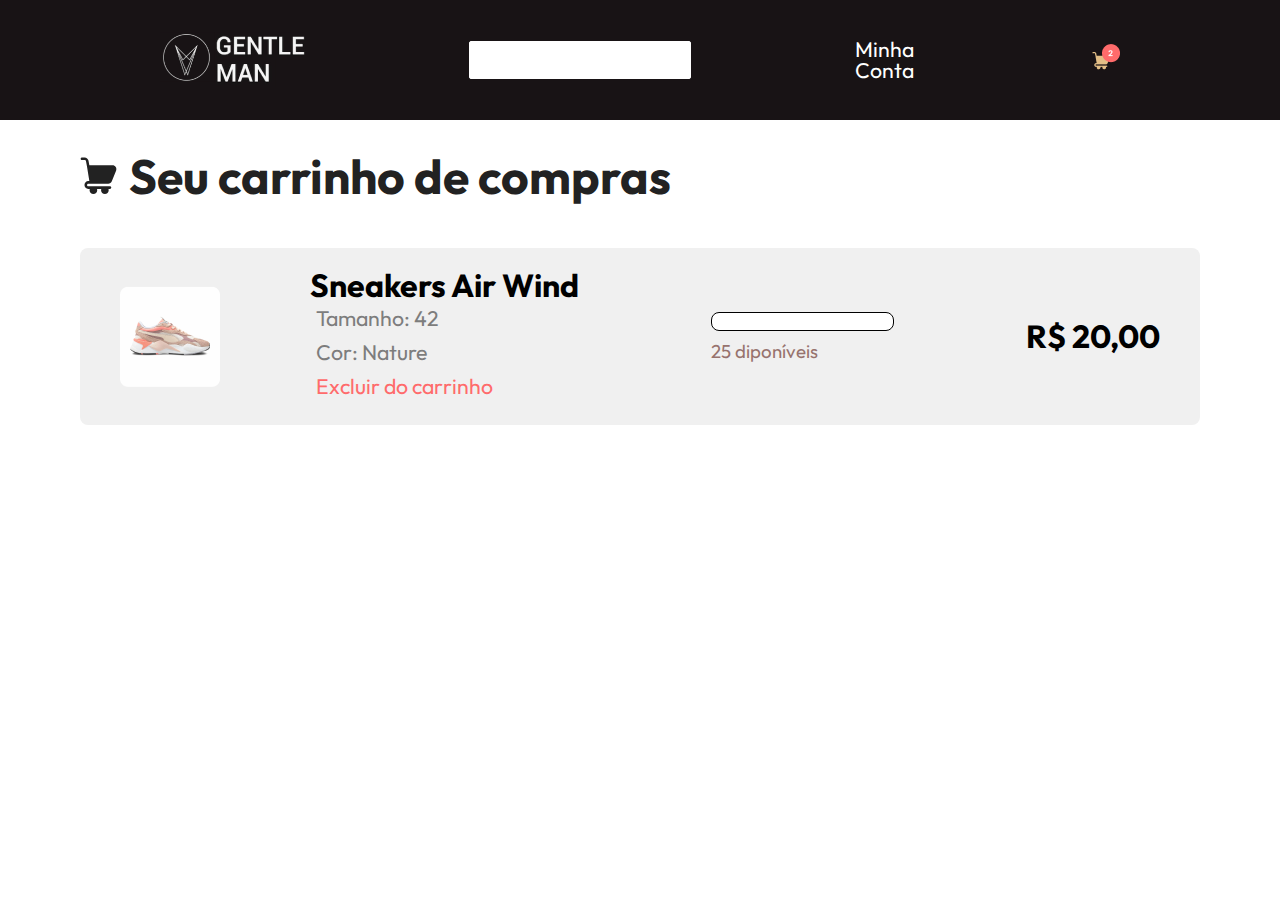
<file: carrinho/index.html>
<!DOCTYPE html>
<html lang="pt-br">
<head>
    <meta charset="UTF-8">
    <meta name="viewport" content="width=device-width, initial-scale=1.0">
    <link rel="stylesheet" href="css/style.css">
    <title>Carrinho de Checkout</title>
</head>
<body>
    
    <nav class="navbar">
        <img src="assets/img/logo.png" alt="Logo de Checkout" class="navbar_logo">
        <input type="text" class="navbar_input">
        <a href="#" class="navbar_link">Minha Conta</a>
        <img src="assets/img/Carrinho.png" alt="Carrinho" class="navbar_carrinho">

    </nav>

    <main>

        <div class="carrinho_descricao">
        <img src="assets/img/cart-main.svg" alt="cart-main">
        <h1>Seu carrinho de compras</h1>

        </div>

        
            <div class="bloco_item">
                <img src="assets/img/Foto do produto.png" alt="">
                <div class="item_descricao">
                    <h2>Sneakers Air Wind</h2>
                    <p>Tamanho: 42</p>
                    <p>Cor: Nature</p>
                    <p class="esclusao">Excluir do carrinho</p>
    
                </div>
                <div class="seletor">
                    <input type="number">
                    <h3>25 diponíveis</h3>
                    
                </div>
                <h2>R$ 20,00</h2>
            </div>
           
        

    </main>

</body>
</html>
</file>
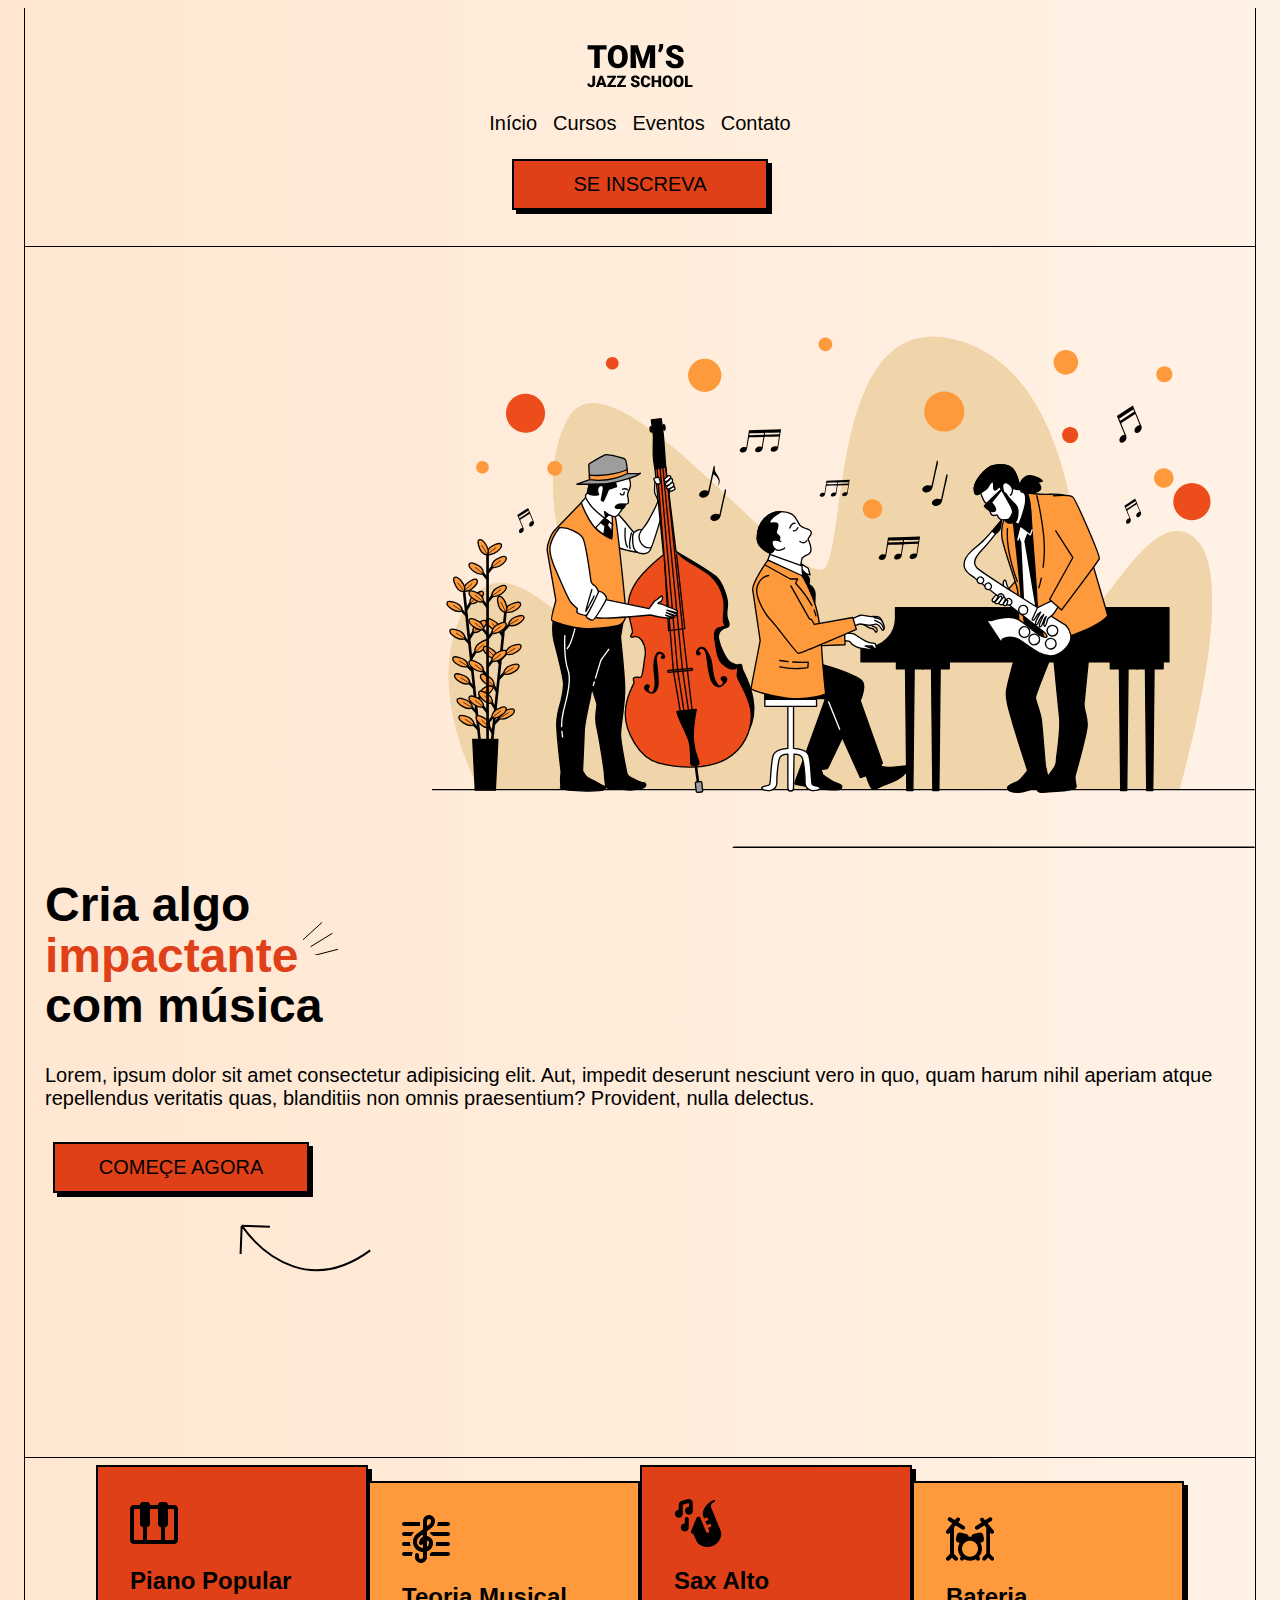
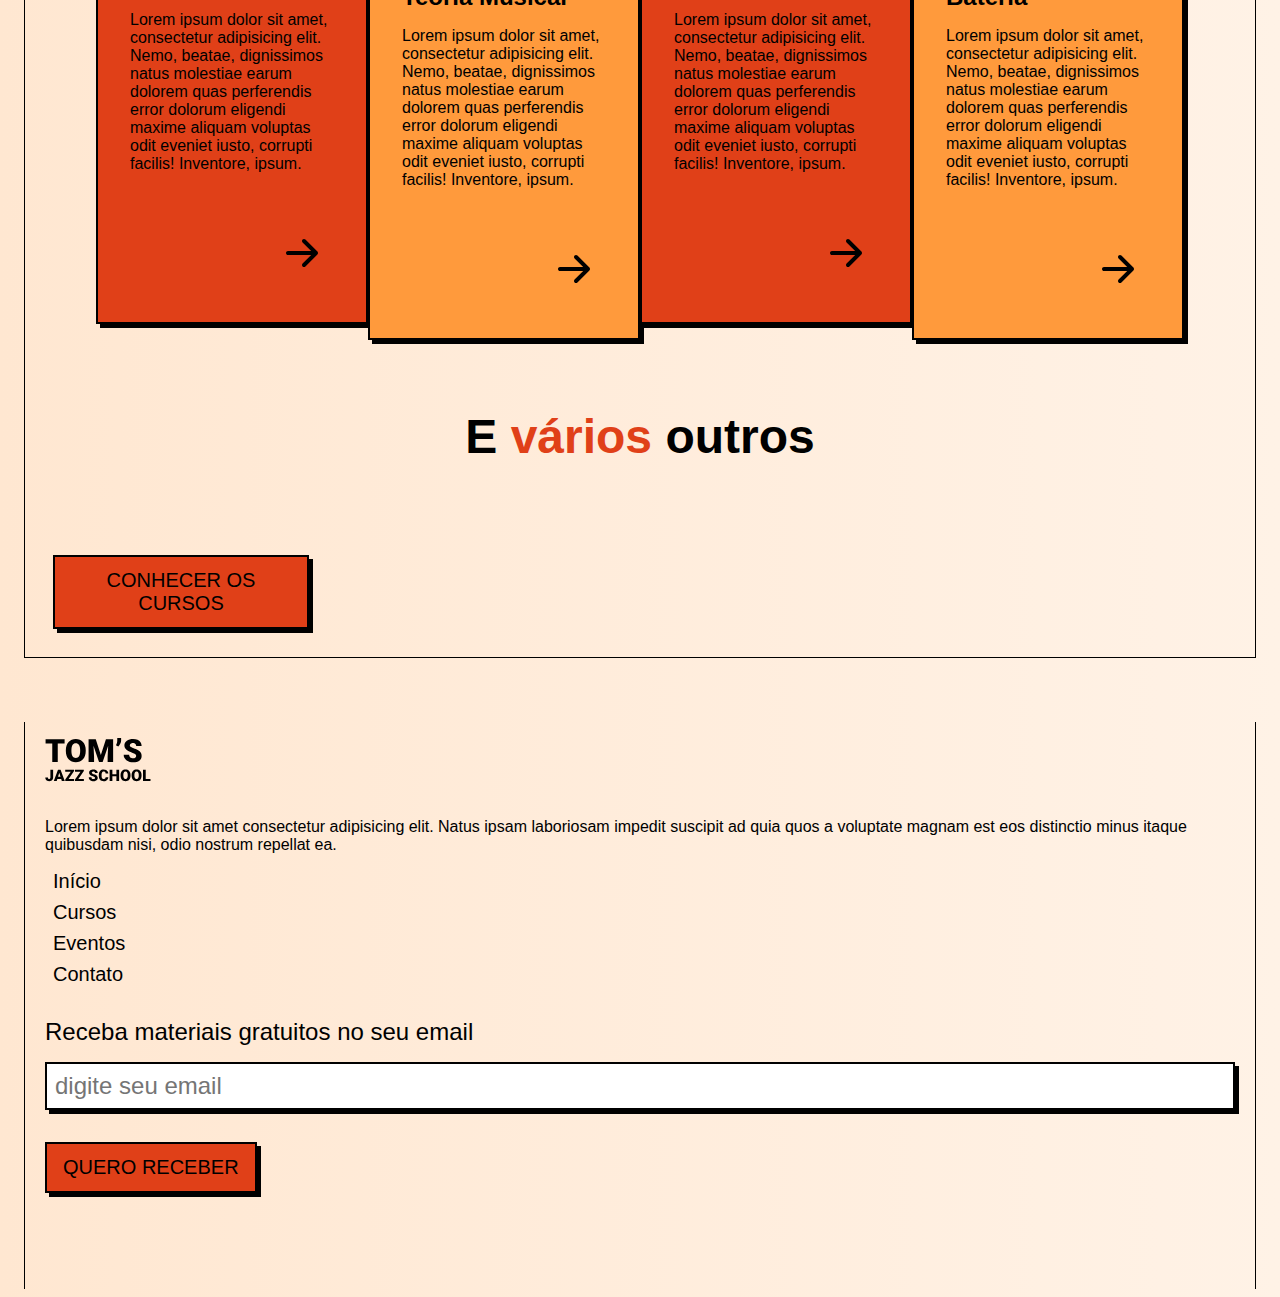
<file: jazz-school/index.html>
<!DOCTYPE html>
<html lang="en">
<head>
    <meta charset="UTF-8">
    <meta name="viewport" content="width=device-width, initial-scale=1.0">
    <link rel="stylesheet" href="styles.css">
    <title>Tom´s Jazz School</title>

    
</head>

<body>
    <header >
        <img src="img/logo.svg" alt="Logo Toms Jazz School">
        <nav class="mt-1 mx-auto">
            <a href="#">Início</a>
            <a href="#">Cursos</a>
            <a href="#">Eventos</a>
            <a href="#">Contato</a>
        </nav>
        <a href="#" class="button mt-1 mx-auto mb-1">Se inscreva</a>
    </header>
    <main>
        <section class="hero-section">
            <img src="img/hero-img.svg" alt="Banda de Jazz Tocando">        
        <div>
            <h1>Cria algo <span class="text-primary decoration">impactante</span> com música</h1>
            <p class="mt-2 mb-2">Lorem, ipsum dolor sit amet consectetur adipisicing elit. Aut, impedit deserunt nesciunt vero in quo, quam harum nihil aperiam atque repellendus veritatis quas, blanditiis non omnis praesentium? Provident, nulla delectus.</p>
            <a href="#" class="button">Começe Agora</a>
        </div>
        </section>
        <section class="courses-section">
            <div class="cards">
                <article class="card">
                    <img src="img/piano.png" alt="ícone de teclas de piano">
                    <strong>Piano Popular</strong>
                    <p>Lorem ipsum dolor sit amet, consectetur adipisicing elit. Nemo, beatae, dignissimos natus molestiae earum dolorem quas perferendis error dolorum eligendi maxime aliquam voluptas odit eveniet iusto, corrupti facilis! Inventore, ipsum.</p>
                    <a href="#">
                        <img src="img/arrow-right.svg" alt="">
                    </a>
                </article>
    
                <article class="card">
                    <img src="img/clef.png" alt="ícone da clave de Sol">
                    <strong>Teoria Musical</strong>
                    <p>Lorem ipsum dolor sit amet, consectetur adipisicing elit. Nemo, beatae, dignissimos natus molestiae earum dolorem quas perferendis error dolorum eligendi maxime aliquam voluptas odit eveniet iusto, corrupti facilis! Inventore, ipsum.</p>
                    <a href="#">
                        <img src="img/arrow-right.svg" alt="">
                    </a>
                </article>
    
                <article class="card">
                    <img src="img/sax.png" alt="ícone do sax">
                    <strong>Sax Alto</strong>
                    <p>Lorem ipsum dolor sit amet, consectetur adipisicing elit. Nemo, beatae, dignissimos natus molestiae earum dolorem quas perferendis error dolorum eligendi maxime aliquam voluptas odit eveniet iusto, corrupti facilis! Inventore, ipsum.</p>
                    <a href="#">
                        <img src="img/arrow-right.svg" alt="">
                    </a>
                </article>
                <article class="card">
                    <img src="img/drums.png" alt="ícone da bateria">
                    <strong>Bateria</strong>
                    <p>Lorem ipsum dolor sit amet, consectetur adipisicing elit. Nemo, beatae, dignissimos natus molestiae earum dolorem quas perferendis error dolorum eligendi maxime aliquam voluptas odit eveniet iusto, corrupti facilis! Inventore, ipsum.</p>
                    <a href="#">
                        <img src="img/arrow-right.svg" alt="">
                    </a>
                </article>
            </div>

            <h2 class="text-center">E <span class="text-primary">vários</span> outros</h2>
            <a href="#" class="button mt-2 mx-button">Conhecer os cursos</a>
        </section>
    </main>

    <footer class="newsletter">
        <div>
            <img src="img/logo.svg" alt="Jazz School Logo" class="mb-1">
            <p>Lorem ipsum dolor sit amet consectetur adipisicing elit. Natus ipsam laboriosam impedit suscipit ad quia quos a voluptate magnam est eos distinctio minus itaque quibusdam nisi, odio nostrum repellat ea.</p>
        </div>
        <div class="mb-2">
            <a href="#">Início</a>
            <a href="#">Cursos</a>
            <a href="#">Eventos</a>
            <a href="#">Contato</a>
        </div>
        <form>
            <label for="email" class="mb-1">Receba materiais gratuitos no seu email</label>
            <input type="email" id="email" class="mb-2" name="email" placeholder="digite seu email">
        </form>
        <button class="button mb-2">Quero Receber</button>
    </footer>
    
</body>
</html>
</file>
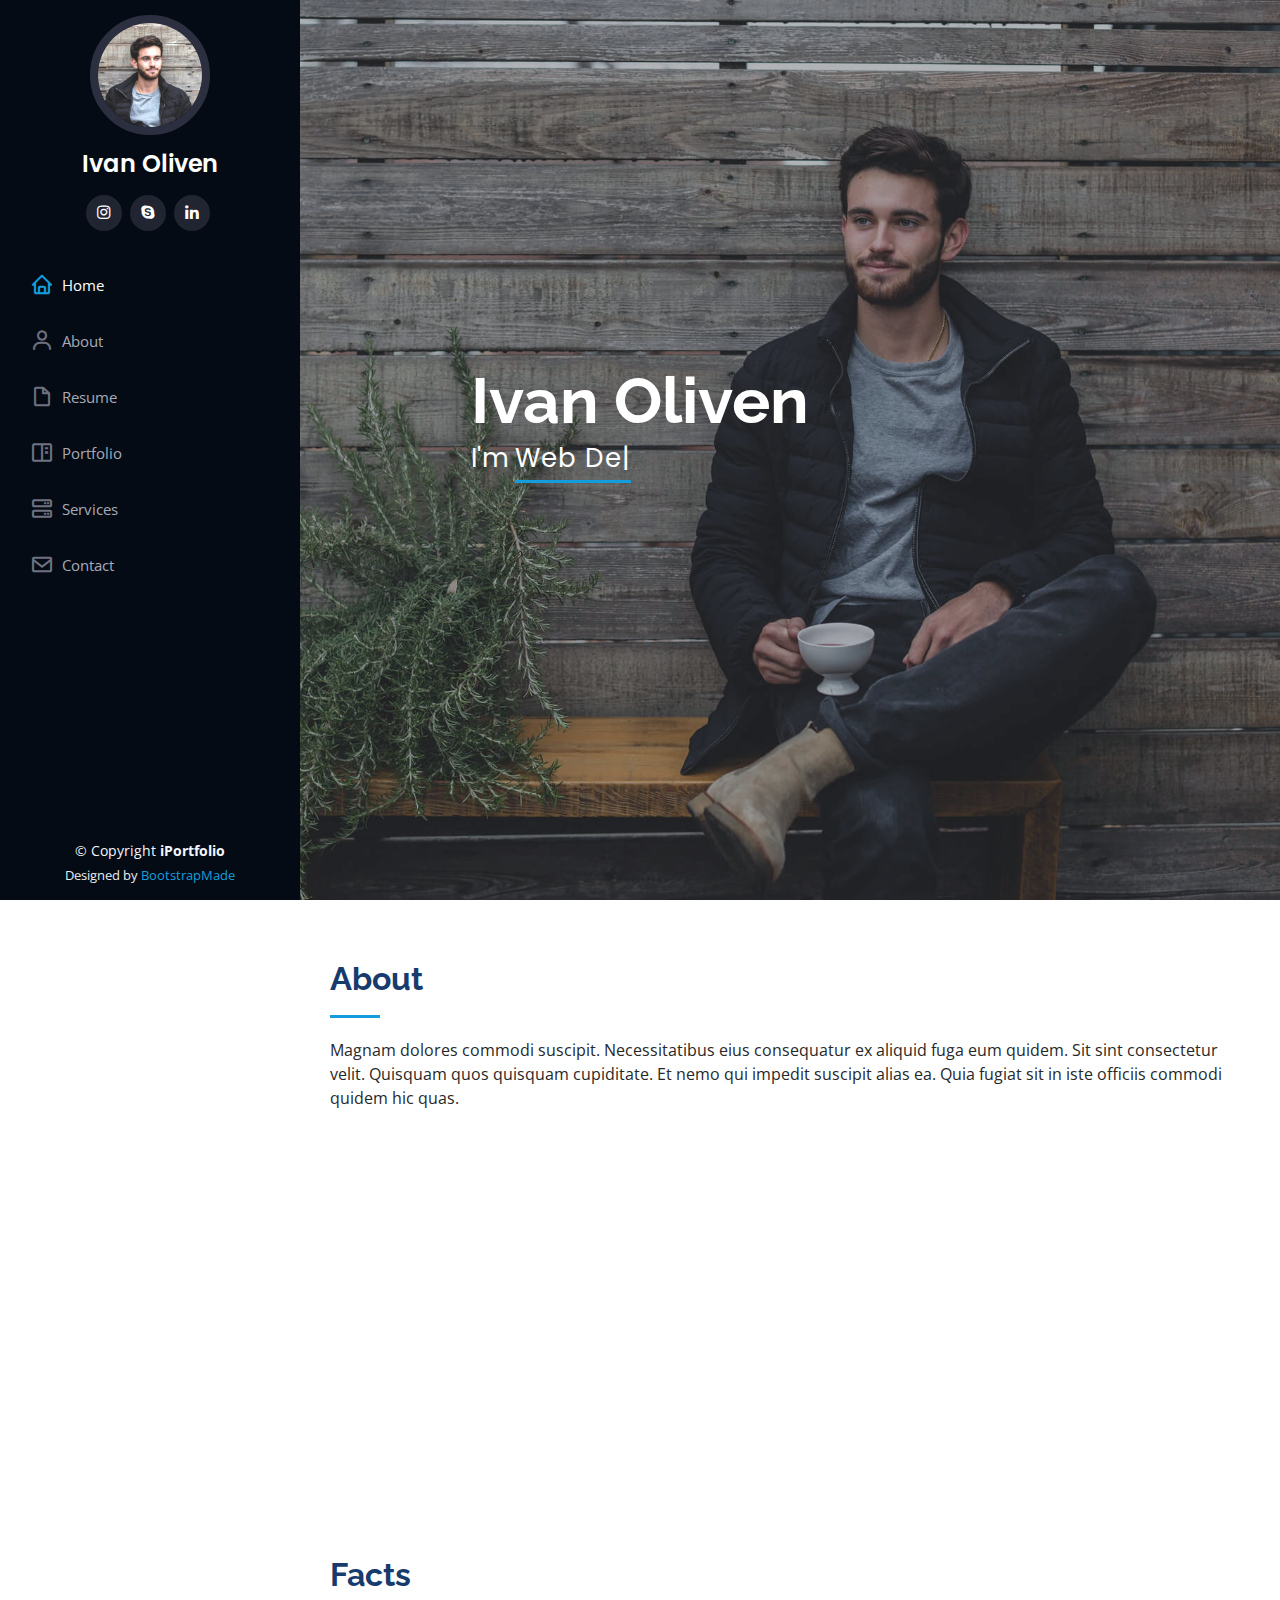
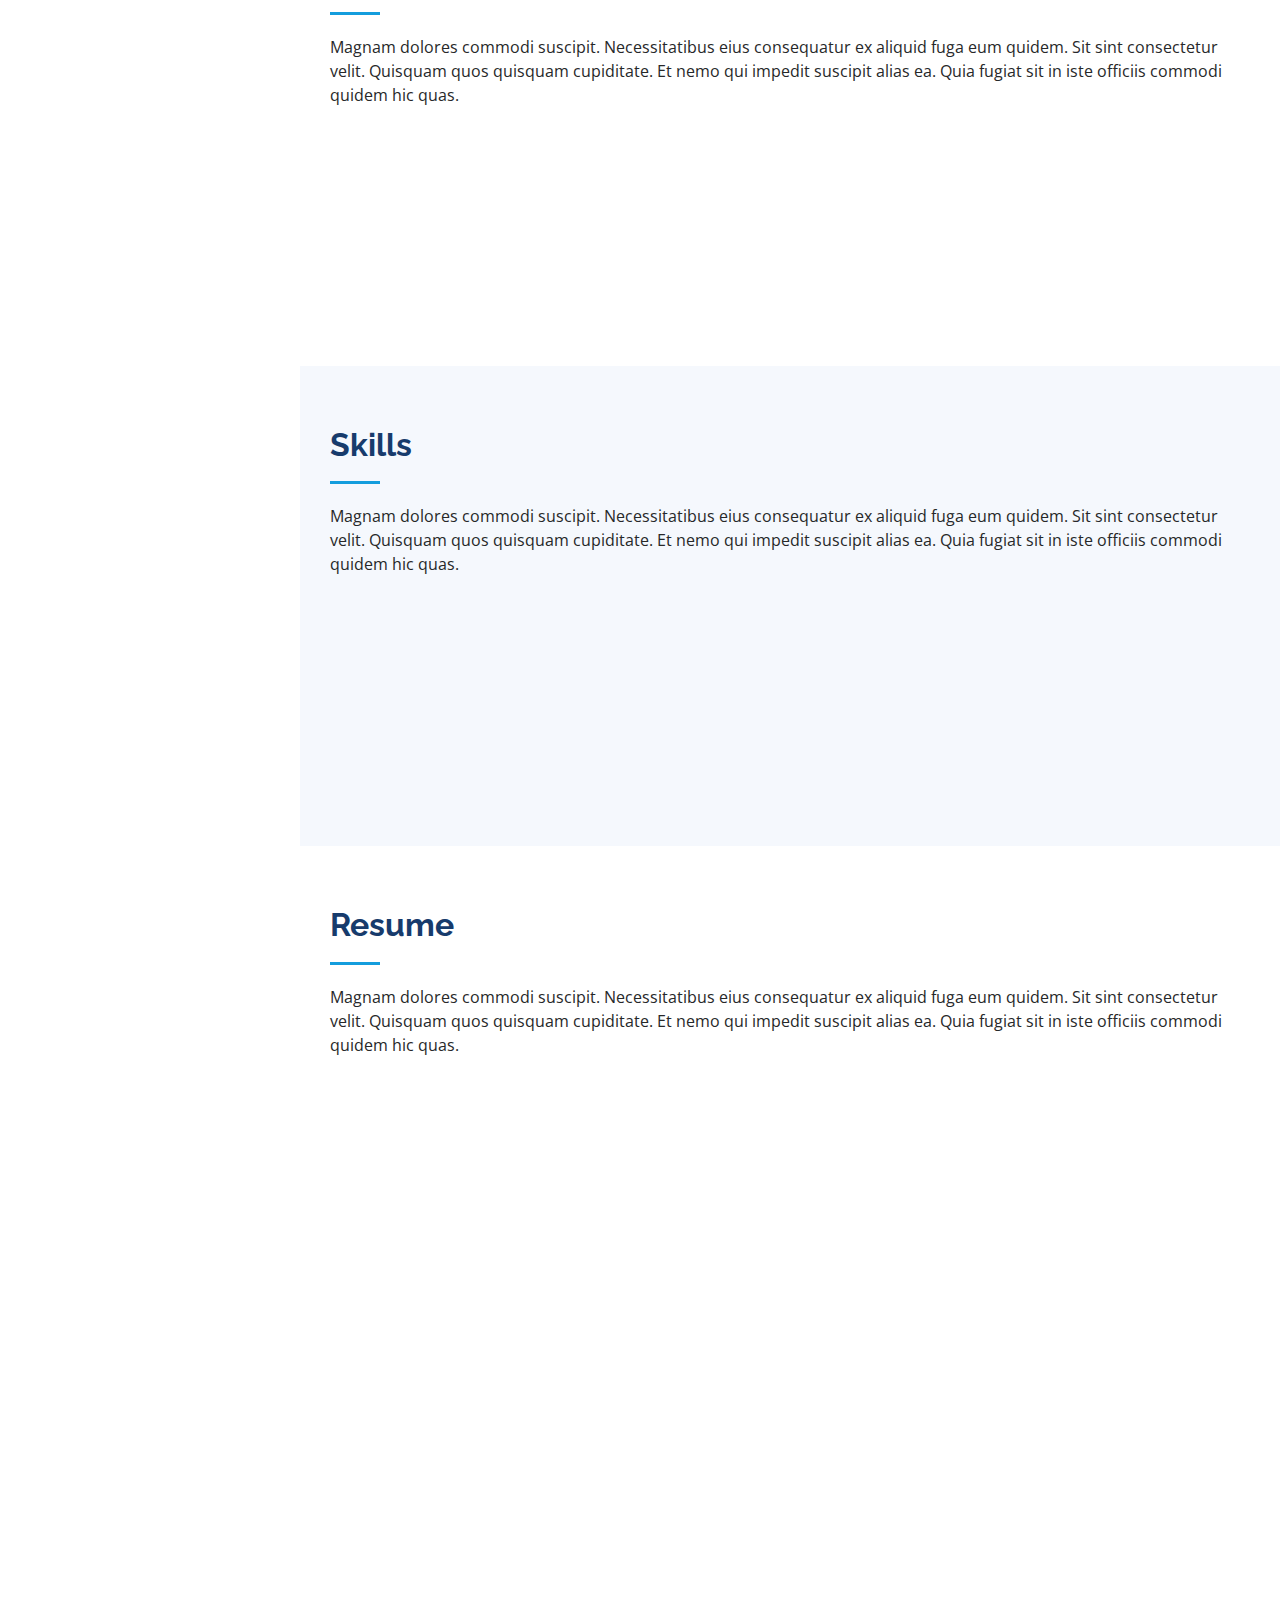
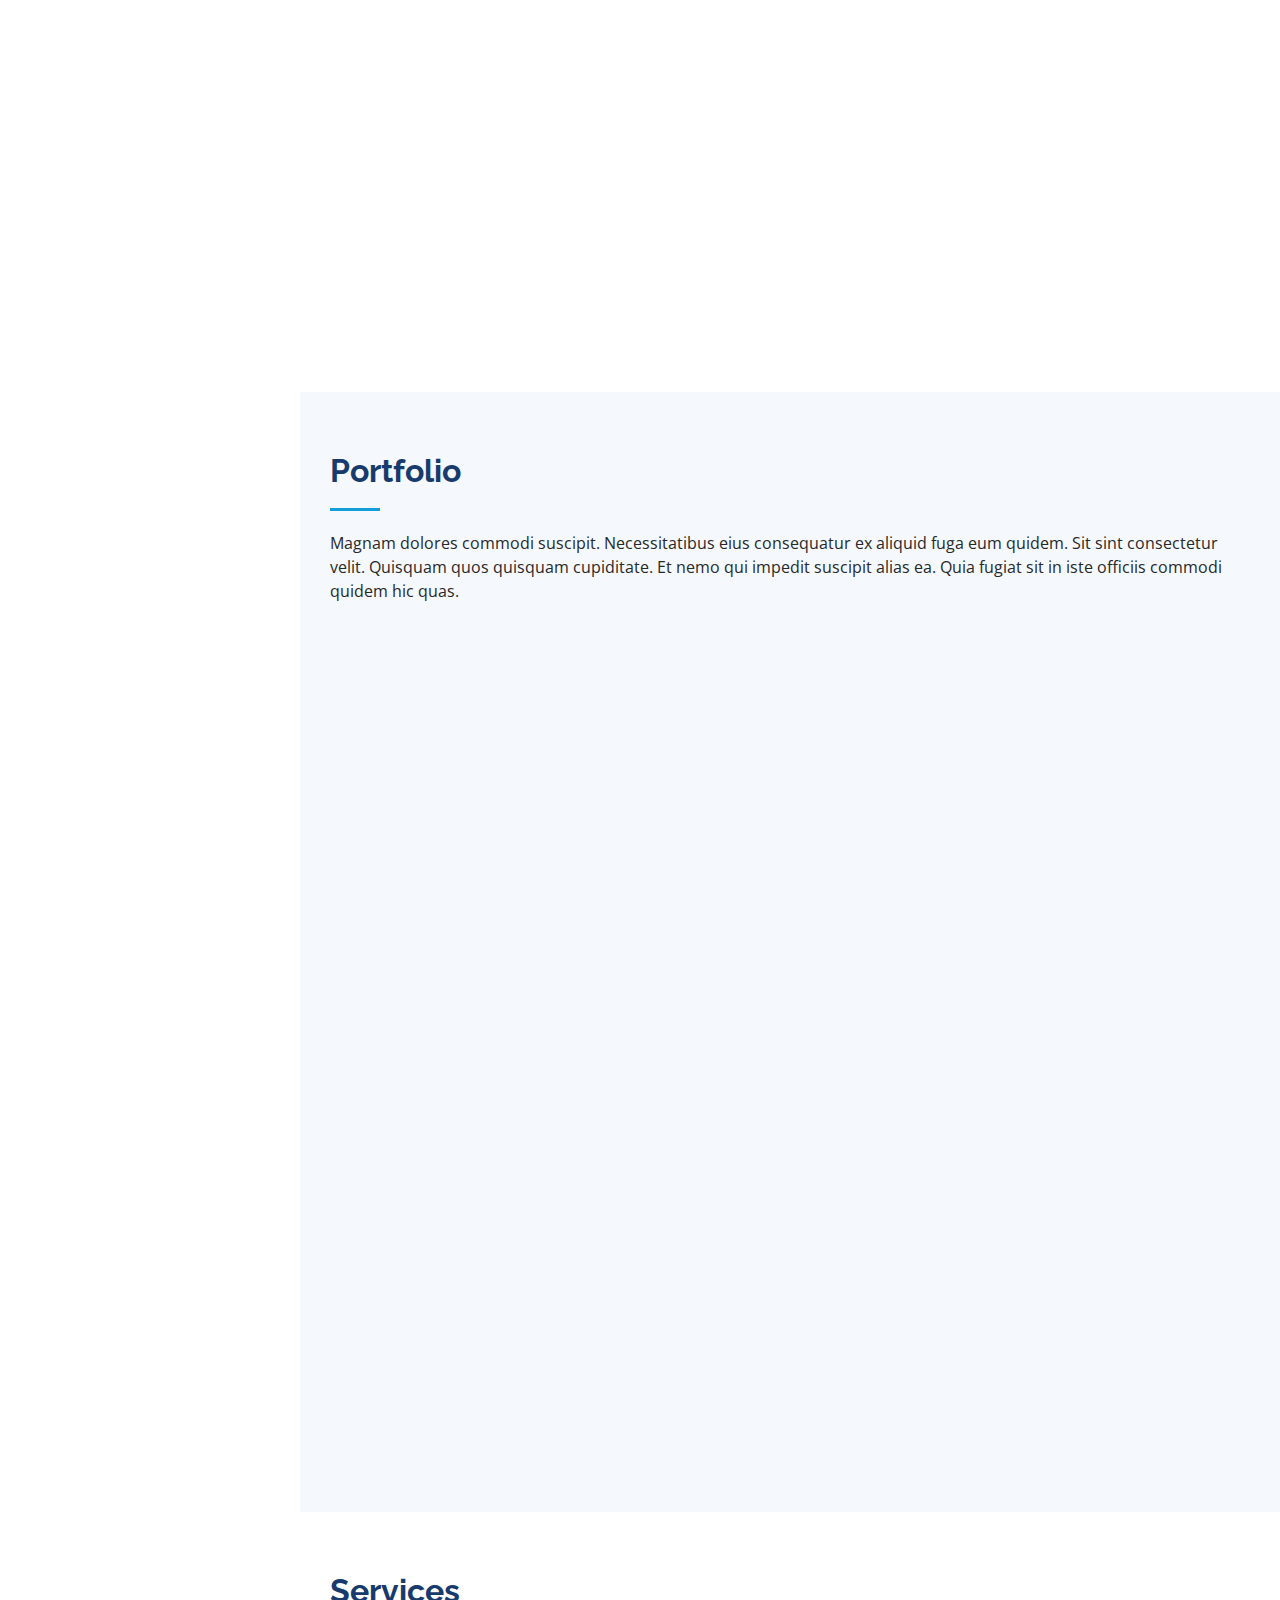
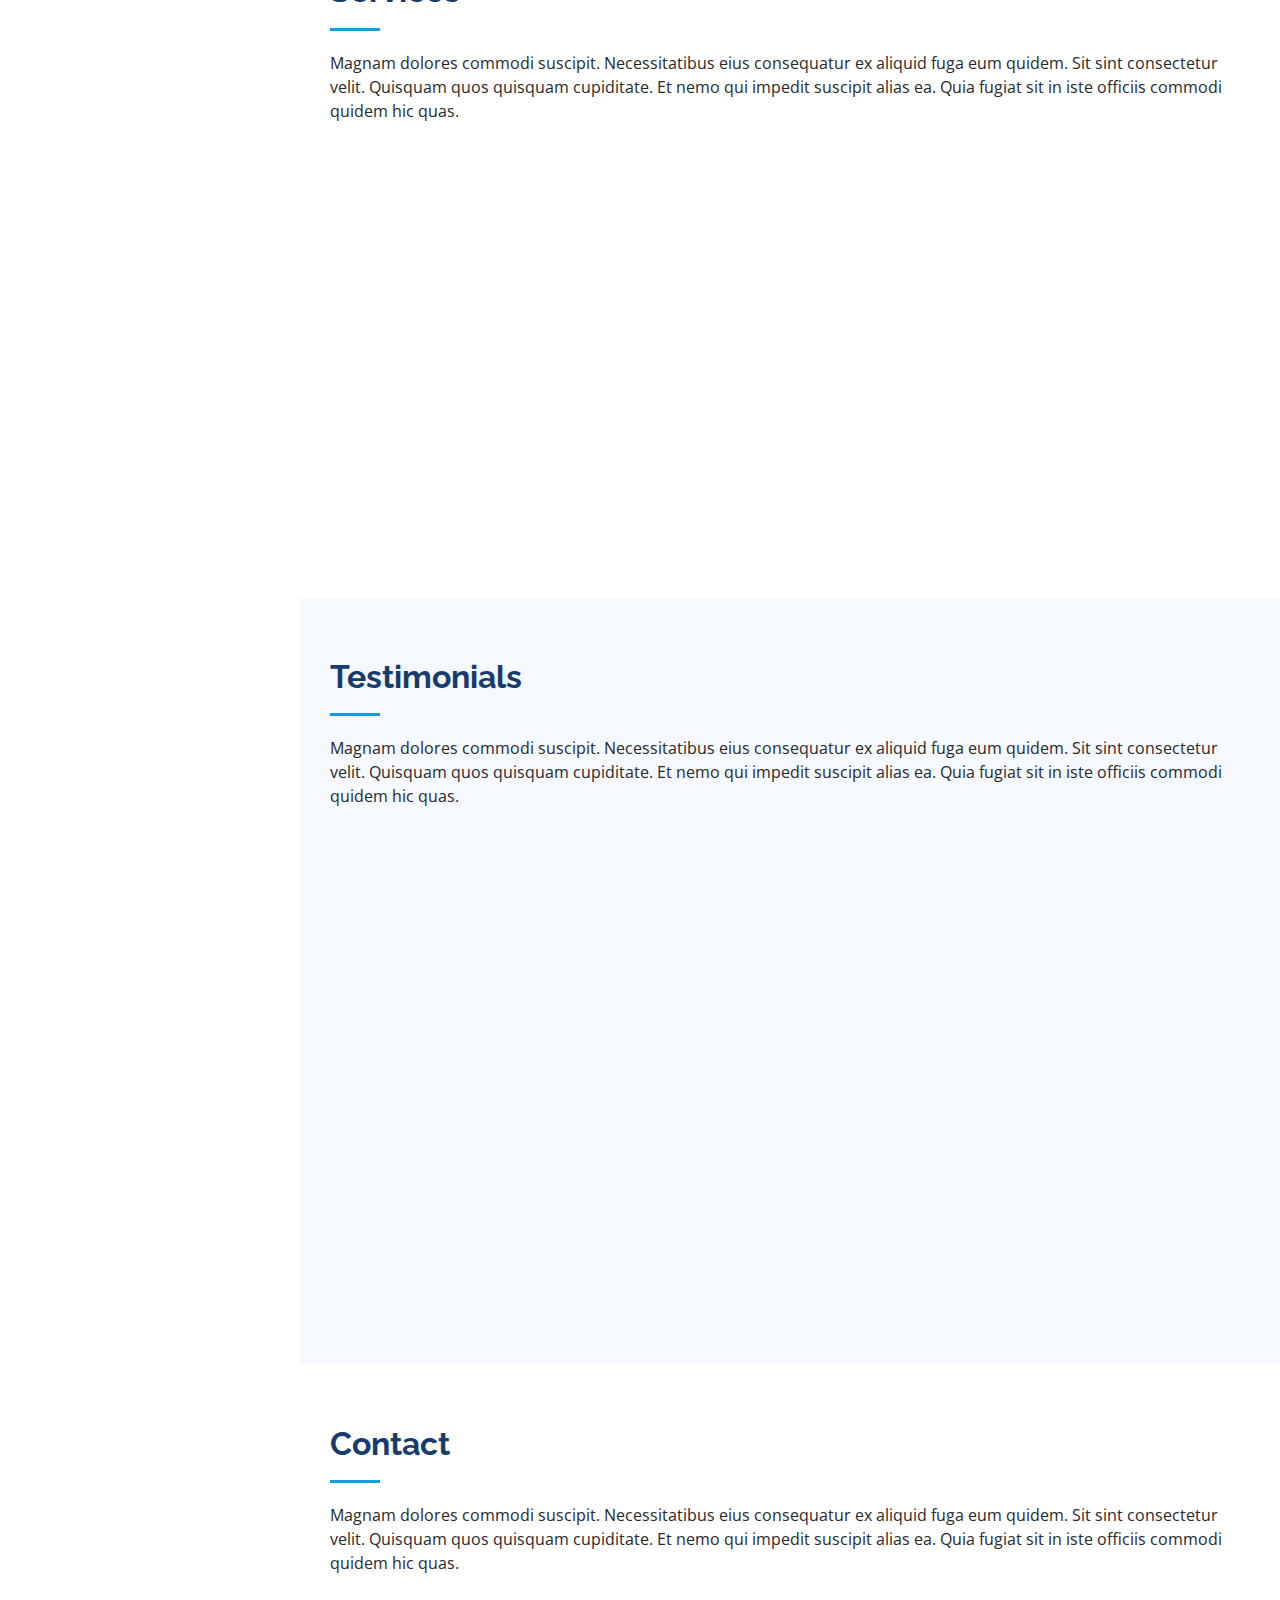
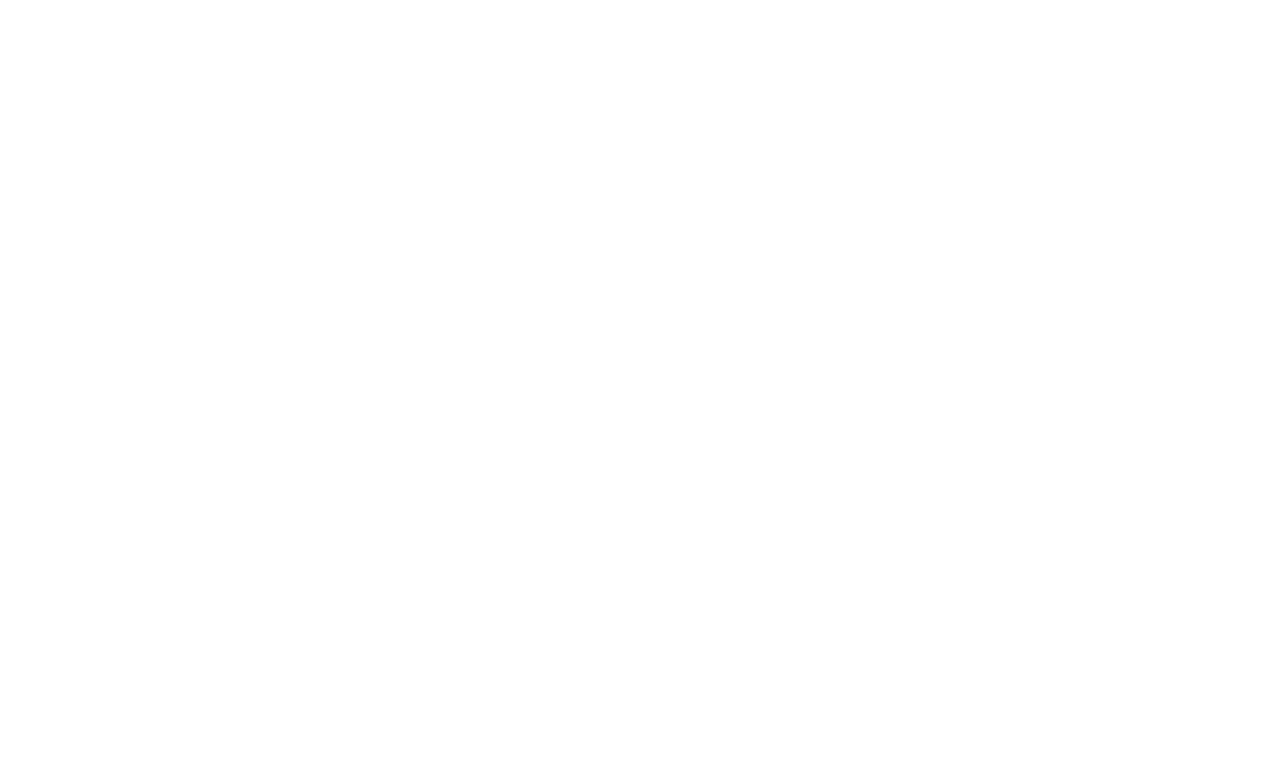
<file: pottfolio_pessoal/index.html>
<!DOCTYPE html>
<html lang="en">

<head>
  <meta charset="utf-8">
  <meta content="width=device-width, initial-scale=1.0" name="viewport">

  <title>Ivan Oliven - Front End Developer</title>
  <meta content="" name="description">
  <meta content="" name="keywords">

  <!-- Favicons -->
  <link href="assets/img/favicon.png" rel="icon">
  <link href="assets/img/apple-touch-icon.png" rel="apple-touch-icon">

  <!-- Google Fonts -->
  <link href="https://fonts.googleapis.com/css?family=Open+Sans:300,300i,400,400i,600,600i,700,700i|Raleway:300,300i,400,400i,500,500i,600,600i,700,700i|Poppins:300,300i,400,400i,500,500i,600,600i,700,700i" rel="stylesheet">

  <!-- Vendor CSS Files -->
  <link href="assets/vendor/aos/aos.css" rel="stylesheet">
  <link href="assets/vendor/bootstrap/css/bootstrap.min.css" rel="stylesheet">
  <link href="assets/vendor/bootstrap-icons/bootstrap-icons.css" rel="stylesheet">
  <link href="assets/vendor/boxicons/css/boxicons.min.css" rel="stylesheet">
  <link href="assets/vendor/glightbox/css/glightbox.min.css" rel="stylesheet">
  <link href="assets/vendor/swiper/swiper-bundle.min.css" rel="stylesheet">

  <!-- Template Main CSS File -->
  <link href="assets/css/style.css" rel="stylesheet">

  <!-- =======================================================
  * Template Name: iPortfolio
  * Updated: May 30 2023 with Bootstrap v5.3.0
  * Template URL: https://bootstrapmade.com/iportfolio-bootstrap-portfolio-websites-template/
  * Author: BootstrapMade.com
  * License: https://bootstrapmade.com/license/
  ======================================================== -->
</head>

<body>

  <!-- ======= Mobile nav toggle button ======= -->
  <i class="bi bi-list mobile-nav-toggle d-xl-none"></i>

  <!-- ======= Header ======= -->
  <header id="header">
    <div class="d-flex flex-column">

      <div class="profile">
        <img src="assets/img/profile-img.jpg" alt="" class="img-fluid rounded-circle">
        <h1 class="text-light"><a href="index.html">Ivan Oliven</a></h1>
        <div class="social-links mt-3 text-center">
          <a href="#" class="instagram"><i class="bx bxl-instagram"></i></a>
          <a href="#" class="google-plus"><i class="bx bxl-skype"></i></a>
          <a href="#" class="linkedin"><i class="bx bxl-linkedin"></i></a>
        </div>
      </div>

      <nav id="navbar" class="nav-menu navbar">
        <ul>
          <li><a href="#hero" class="nav-link scrollto active"><i class="bx bx-home"></i> <span>Home</span></a></li>
          <li><a href="#about" class="nav-link scrollto"><i class="bx bx-user"></i> <span>About</span></a></li>
          <li><a href="#resume" class="nav-link scrollto"><i class="bx bx-file-blank"></i> <span>Resume</span></a></li>
          <li><a href="#portfolio" class="nav-link scrollto"><i class="bx bx-book-content"></i> <span>Portfolio</span></a></li>
          <li><a href="#services" class="nav-link scrollto"><i class="bx bx-server"></i> <span>Services</span></a></li>
          <li><a href="#contact" class="nav-link scrollto"><i class="bx bx-envelope"></i> <span>Contact</span></a></li>
        </ul>
      </nav><!-- .nav-menu -->
    </div>
  </header><!-- End Header -->

  <!-- ======= Hero Section ======= -->
  <section id="hero" class="d-flex flex-column justify-content-center align-items-center">
    <div class="hero-container" data-aos="fade-in">
      <h1>Ivan Oliven</h1>
      <p>I'm <span class="typed" data-typed-items="Web Developer, Freelancer"></span></p>
    </div>
  </section><!-- End Hero -->

  <main id="main">

    <!-- ======= About Section ======= -->
    <section id="about" class="about">
      <div class="container">

        <div class="section-title">
          <h2>About</h2>
          <p>Magnam dolores commodi suscipit. Necessitatibus eius consequatur ex aliquid fuga eum quidem. Sit sint consectetur velit. Quisquam quos quisquam cupiditate. Et nemo qui impedit suscipit alias ea. Quia fugiat sit in iste officiis commodi quidem hic quas.</p>
        </div>

        <div class="row">
          <div class="col-lg-4" data-aos="fade-right">
            <img src="assets/img/profile-img.jpg" class="img-fluid" alt="">
          </div>
          <div class="col-lg-8 pt-4 pt-lg-0 content" data-aos="fade-left">           
            <div class="row">
              <div class="col-lg-6">
                <ul>
                  <li><i class="bi bi-chevron-right"></i> <strong>Birthday:</strong> <span>1 May 1995</span></li>
                  <li><i class="bi bi-chevron-right"></i> <strong>Website:</strong> <span>www.example.com</span></li>
                  <li><i class="bi bi-chevron-right"></i> <strong>Phone:</strong> <span>+123 456 7890</span></li>
                  <li><i class="bi bi-chevron-right"></i> <strong>City:</strong> <span>New York, USA</span></li>
                </ul>
              </div>
              <div class="col-lg-6">
                <ul>
                  <li><i class="bi bi-chevron-right"></i> <strong>Age:</strong> <span>30</span></li>
                  <li><i class="bi bi-chevron-right"></i> <strong>Degree:</strong> <span>Master</span></li>
                  <li><i class="bi bi-chevron-right"></i> <strong>PhEmailone:</strong> <span>email@example.com</span></li>
                  <li><i class="bi bi-chevron-right"></i> <strong>Freelance:</strong> <span>Available</span></li>
                </ul>
              </div>
            </div>
            <p>
              Officiis eligendi itaque labore et dolorum mollitia officiis optio vero. Quisquam sunt adipisci omnis et ut. Nulla accusantium dolor incidunt officia tempore. Et eius omnis.
              Cupiditate ut dicta maxime officiis quidem quia. Sed et consectetur qui quia repellendus itaque neque. Aliquid amet quidem ut quaerat cupiditate. Ab et eum qui repellendus omnis culpa magni laudantium dolores.
            </p>
          </div>
        </div>

      </div>
    </section><!-- End About Section -->

    <!-- ======= Facts Section ======= -->
    <section id="facts" class="facts">
      <div class="container">

        <div class="section-title">
          <h2>Facts</h2>
          <p>Magnam dolores commodi suscipit. Necessitatibus eius consequatur ex aliquid fuga eum quidem. Sit sint consectetur velit. Quisquam quos quisquam cupiditate. Et nemo qui impedit suscipit alias ea. Quia fugiat sit in iste officiis commodi quidem hic quas.</p>
        </div>

        <div class="row no-gutters">

          <div class="col-lg-3 col-md-6 d-md-flex align-items-md-stretch" data-aos="fade-up">
            <div class="count-box">
              <i class="bi bi-emoji-smile"></i>
              <span data-purecounter-start="0" data-purecounter-end="232" data-purecounter-duration="1" class="purecounter"></span>
              <p><strong>Happy Clients</strong> consequuntur quae</p>
            </div>
          </div>

          <div class="col-lg-3 col-md-6 d-md-flex align-items-md-stretch" data-aos="fade-up" data-aos-delay="100">
            <div class="count-box">
              <i class="bi bi-journal-richtext"></i>
              <span data-purecounter-start="0" data-purecounter-end="521" data-purecounter-duration="1" class="purecounter"></span>
              <p><strong>Projects</strong> adipisci atque cum quia aut</p>
            </div>
          </div>

          <div class="col-lg-3 col-md-6 d-md-flex align-items-md-stretch" data-aos="fade-up" data-aos-delay="200">
            <div class="count-box">
              <i class="bi bi-headset"></i>
              <span data-purecounter-start="0" data-purecounter-end="1453" data-purecounter-duration="1" class="purecounter"></span>
              <p><strong>Hours Of Support</strong> aut commodi quaerat</p>
            </div>
          </div>

          <div class="col-lg-3 col-md-6 d-md-flex align-items-md-stretch" data-aos="fade-up" data-aos-delay="300">
            <div class="count-box">
              <i class="bi bi-people"></i>
              <span data-purecounter-start="0" data-purecounter-end="32" data-purecounter-duration="1" class="purecounter"></span>
              <p><strong>Hard Workers</strong> rerum asperiores dolor</p>
            </div>
          </div>

        </div>

      </div>
    </section><!-- End Facts Section -->

    <!-- ======= Skills Section ======= -->
    <section id="skills" class="skills section-bg">
      <div class="container">

        <div class="section-title">
          <h2>Skills</h2>
          <p>Magnam dolores commodi suscipit. Necessitatibus eius consequatur ex aliquid fuga eum quidem. Sit sint consectetur velit. Quisquam quos quisquam cupiditate. Et nemo qui impedit suscipit alias ea. Quia fugiat sit in iste officiis commodi quidem hic quas.</p>
        </div>

        <div class="row skills-content">

          <div class="col-lg-6" data-aos="fade-up">

            <div class="progress">
              <span class="skill">HTML <i class="val">100%</i></span>
              <div class="progress-bar-wrap">
                <div class="progress-bar" role="progressbar" aria-valuenow="100" aria-valuemin="0" aria-valuemax="100"></div>
              </div>
            </div>

            <div class="progress">
              <span class="skill">CSS <i class="val">90%</i></span>
              <div class="progress-bar-wrap">
                <div class="progress-bar" role="progressbar" aria-valuenow="90" aria-valuemin="0" aria-valuemax="100"></div>
              </div>
            </div>

            <div class="progress">
              <span class="skill">JavaScript <i class="val">75%</i></span>
              <div class="progress-bar-wrap">
                <div class="progress-bar" role="progressbar" aria-valuenow="75" aria-valuemin="0" aria-valuemax="100"></div>
              </div>
            </div>

          </div>

          <div class="col-lg-6" data-aos="fade-up" data-aos-delay="100">

            <div class="progress">
              <span class="skill">PHP <i class="val">80%</i></span>
              <div class="progress-bar-wrap">
                <div class="progress-bar" role="progressbar" aria-valuenow="80" aria-valuemin="0" aria-valuemax="100"></div>
              </div>
            </div>

            <div class="progress">
              <span class="skill">WordPress/CMS <i class="val">90%</i></span>
              <div class="progress-bar-wrap">
                <div class="progress-bar" role="progressbar" aria-valuenow="90" aria-valuemin="0" aria-valuemax="100"></div>
              </div>
            </div>

            <div class="progress">
              <span class="skill">Photoshop <i class="val">55%</i></span>
              <div class="progress-bar-wrap">
                <div class="progress-bar" role="progressbar" aria-valuenow="55" aria-valuemin="0" aria-valuemax="100"></div>
              </div>
            </div>

          </div>

        </div>

      </div>
    </section><!-- End Skills Section -->

    <!-- ======= Resume Section ======= -->
    <section id="resume" class="resume">
      <div class="container">

        <div class="section-title">
          <h2>Resume</h2>
          <p>Magnam dolores commodi suscipit. Necessitatibus eius consequatur ex aliquid fuga eum quidem. Sit sint consectetur velit. Quisquam quos quisquam cupiditate. Et nemo qui impedit suscipit alias ea. Quia fugiat sit in iste officiis commodi quidem hic quas.</p>
        </div>

        <div class="row">
          <div class="col-lg-6" data-aos="fade-up">
            <h3 class="resume-title">Sumary</h3>
            <div class="resume-item pb-0">
              <h4>Alex Smith</h4>
              <p><em>Innovative and deadline-driven Graphic Designer with 3+ years of experience designing and developing user-centered digital/print marketing material from initial concept to final, polished deliverable.</em></p>
              <ul>
                <li>Portland par 127,Orlando, FL</li>
                <li>(123) 456-7891</li>
                <li>alice.barkley@example.com</li>
              </ul>
            </div>

            <h3 class="resume-title">Education</h3>
            <div class="resume-item">
              <h4>Master of Fine Arts &amp; Graphic Design</h4>
              <h5>2015 - 2016</h5>
              <p><em>Rochester Institute of Technology, Rochester, NY</em></p>
              <p>Qui deserunt veniam. Et sed aliquam labore tempore sed quisquam iusto autem sit. Ea vero voluptatum qui ut dignissimos deleniti nerada porti sand markend</p>
            </div>
            <div class="resume-item">
              <h4>Bachelor of Fine Arts &amp; Graphic Design</h4>
              <h5>2010 - 2014</h5>
              <p><em>Rochester Institute of Technology, Rochester, NY</em></p>
              <p>Quia nobis sequi est occaecati aut. Repudiandae et iusto quae reiciendis et quis Eius vel ratione eius unde vitae rerum voluptates asperiores voluptatem Earum molestiae consequatur neque etlon sader mart dila</p>
            </div>
          </div>
          <div class="col-lg-6" data-aos="fade-up" data-aos-delay="100">
            <h3 class="resume-title">Professional Experience</h3>
            <div class="resume-item">
              <h4>Senior graphic design specialist</h4>
              <h5>2019 - Present</h5>
              <p><em>Experion, New York, NY </em></p>
              <ul>
                <li>Lead in the design, development, and implementation of the graphic, layout, and production communication materials</li>
                <li>Delegate tasks to the 7 members of the design team and provide counsel on all aspects of the project. </li>
                <li>Supervise the assessment of all graphic materials in order to ensure quality and accuracy of the design</li>
                <li>Oversee the efficient use of production project budgets ranging from $2,000 - $25,000</li>
              </ul>
            </div>
            <div class="resume-item">
              <h4>Graphic design specialist</h4>
              <h5>2017 - 2018</h5>
              <p><em>Stepping Stone Advertising, New York, NY</em></p>
              <ul>
                <li>Developed numerous marketing programs (logos, brochures,infographics, presentations, and advertisements).</li>
                <li>Managed up to 5 projects or tasks at a given time while under pressure</li>
                <li>Recommended and consulted with clients on the most appropriate graphic design</li>
                <li>Created 4+ design presentations and proposals a month for clients and account managers</li>
              </ul>
            </div>
          </div>
        </div>

      </div>
    </section><!-- End Resume Section -->

    <!-- ======= Portfolio Section ======= -->
    <section id="portfolio" class="portfolio section-bg">
      <div class="container">

        <div class="section-title">
          <h2>Portfolio</h2>
          <p>Magnam dolores commodi suscipit. Necessitatibus eius consequatur ex aliquid fuga eum quidem. Sit sint consectetur velit. Quisquam quos quisquam cupiditate. Et nemo qui impedit suscipit alias ea. Quia fugiat sit in iste officiis commodi quidem hic quas.</p>
        </div>

        <div class="row" data-aos="fade-up">
          <div class="col-lg-12 d-flex justify-content-center">
            <ul id="portfolio-flters">
              <li data-filter="*" class="filter-active">All</li>
              <li data-filter=".filter-app">App</li>
              <li data-filter=".filter-card">Card</li>
              <li data-filter=".filter-web">Web</li>
            </ul>
          </div>
        </div>

        <div class="row portfolio-container" data-aos="fade-up" data-aos-delay="100">

          <div class="col-lg-4 col-md-6 portfolio-item filter-app">
            <div class="portfolio-wrap">
              <img src="assets/img/portfolio/portfolio-1.jpg" class="img-fluid" alt="">
              <div class="portfolio-links">
                <a href="assets/img/portfolio/portfolio-1.jpg" data-gallery="portfolioGallery" class="portfolio-lightbox" title="App 1"><i class="bx bx-plus"></i></a>
                <a href="portfolio-details.html" title="More Details"><i class="bx bx-link"></i></a>
              </div>
            </div>
          </div>

          <div class="col-lg-4 col-md-6 portfolio-item filter-web">
            <div class="portfolio-wrap">
              <img src="assets/img/portfolio/portfolio-2.jpg" class="img-fluid" alt="">
              <div class="portfolio-links">
                <a href="assets/img/portfolio/portfolio-2.jpg" data-gallery="portfolioGallery" class="portfolio-lightbox" title="Web 3"><i class="bx bx-plus"></i></a>
                <a href="portfolio-details.html" title="More Details"><i class="bx bx-link"></i></a>
              </div>
            </div>
          </div>

          <div class="col-lg-4 col-md-6 portfolio-item filter-app">
            <div class="portfolio-wrap">
              <img src="assets/img/portfolio/portfolio-3.jpg" class="img-fluid" alt="">
              <div class="portfolio-links">
                <a href="assets/img/portfolio/portfolio-3.jpg" data-gallery="portfolioGallery" class="portfolio-lightbox" title="App 2"><i class="bx bx-plus"></i></a>
                <a href="portfolio-details.html" title="More Details"><i class="bx bx-link"></i></a>
              </div>
            </div>
          </div>

          <div class="col-lg-4 col-md-6 portfolio-item filter-card">
            <div class="portfolio-wrap">
              <img src="assets/img/portfolio/portfolio-4.jpg" class="img-fluid" alt="">
              <div class="portfolio-links">
                <a href="assets/img/portfolio/portfolio-4.jpg" data-gallery="portfolioGallery" class="portfolio-lightbox" title="Card 2"><i class="bx bx-plus"></i></a>
                <a href="portfolio-details.html" title="More Details"><i class="bx bx-link"></i></a>
              </div>
            </div>
          </div>

          <div class="col-lg-4 col-md-6 portfolio-item filter-web">
            <div class="portfolio-wrap">
              <img src="assets/img/portfolio/portfolio-5.jpg" class="img-fluid" alt="">
              <div class="portfolio-links">
                <a href="assets/img/portfolio/portfolio-5.jpg" data-gallery="portfolioGallery" class="portfolio-lightbox" title="Web 2"><i class="bx bx-plus"></i></a>
                <a href="portfolio-details.html" title="More Details"><i class="bx bx-link"></i></a>
              </div>
            </div>
          </div>

          <div class="col-lg-4 col-md-6 portfolio-item filter-app">
            <div class="portfolio-wrap">
              <img src="assets/img/portfolio/portfolio-6.jpg" class="img-fluid" alt="">
              <div class="portfolio-links">
                <a href="assets/img/portfolio/portfolio-6.jpg" data-gallery="portfolioGallery" class="portfolio-lightbox" title="App 3"><i class="bx bx-plus"></i></a>
                <a href="portfolio-details.html" title="More Details"><i class="bx bx-link"></i></a>
              </div>
            </div>
          </div>

          <div class="col-lg-4 col-md-6 portfolio-item filter-card">
            <div class="portfolio-wrap">
              <img src="assets/img/portfolio/portfolio-7.jpg" class="img-fluid" alt="">
              <div class="portfolio-links">
                <a href="assets/img/portfolio/portfolio-7.jpg" data-gallery="portfolioGallery" class="portfolio-lightbox" title="Card 1"><i class="bx bx-plus"></i></a>
                <a href="portfolio-details.html" title="More Details"><i class="bx bx-link"></i></a>
              </div>
            </div>
          </div>

          <div class="col-lg-4 col-md-6 portfolio-item filter-card">
            <div class="portfolio-wrap">
              <img src="assets/img/portfolio/portfolio-8.jpg" class="img-fluid" alt="">
              <div class="portfolio-links">
                <a href="assets/img/portfolio/portfolio-8.jpg" data-gallery="portfolioGallery" class="portfolio-lightbox" title="Card 3"><i class="bx bx-plus"></i></a>
                <a href="portfolio-details.html" title="More Details"><i class="bx bx-link"></i></a>
              </div>
            </div>
          </div>

          <div class="col-lg-4 col-md-6 portfolio-item filter-web">
            <div class="portfolio-wrap">
              <img src="assets/img/portfolio/portfolio-9.jpg" class="img-fluid" alt="">
              <div class="portfolio-links">
                <a href="assets/img/portfolio/portfolio-9.jpg" data-gallery="portfolioGallery" class="portfolio-lightbox" title="Web 3"><i class="bx bx-plus"></i></a>
                <a href="portfolio-details.html" title="More Details"><i class="bx bx-link"></i></a>
              </div>
            </div>
          </div>

        </div>

      </div>
    </section><!-- End Portfolio Section -->

    <!-- ======= Services Section ======= -->
    <section id="services" class="services">
      <div class="container">

        <div class="section-title">
          <h2>Services</h2>
          <p>Magnam dolores commodi suscipit. Necessitatibus eius consequatur ex aliquid fuga eum quidem. Sit sint consectetur velit. Quisquam quos quisquam cupiditate. Et nemo qui impedit suscipit alias ea. Quia fugiat sit in iste officiis commodi quidem hic quas.</p>
        </div>

        <div class="row">
          <div class="col-lg-4 col-md-6 icon-box" data-aos="fade-up">
            <div class="icon"><i class="bi bi-briefcase"></i></div>
            <h4 class="title"><a href="">Lorem Ipsum</a></h4>
            <p class="description">Voluptatum deleniti atque corrupti quos dolores et quas molestias excepturi sint occaecati cupiditate non provident</p>
          </div>
          <div class="col-lg-4 col-md-6 icon-box" data-aos="fade-up" data-aos-delay="100">
            <div class="icon"><i class="bi bi-card-checklist"></i></div>
            <h4 class="title"><a href="">Dolor Sitema</a></h4>
            <p class="description">Minim veniam, quis nostrud exercitation ullamco laboris nisi ut aliquip ex ea commodo consequat tarad limino ata</p>
          </div>
          <div class="col-lg-4 col-md-6 icon-box" data-aos="fade-up" data-aos-delay="200">
            <div class="icon"><i class="bi bi-bar-chart"></i></div>
            <h4 class="title"><a href="">Sed ut perspiciatis</a></h4>
            <p class="description">Duis aute irure dolor in reprehenderit in voluptate velit esse cillum dolore eu fugiat nulla pariatur</p>
          </div>
          <div class="col-lg-4 col-md-6 icon-box" data-aos="fade-up" data-aos-delay="300">
            <div class="icon"><i class="bi bi-binoculars"></i></div>
            <h4 class="title"><a href="">Magni Dolores</a></h4>
            <p class="description">Excepteur sint occaecat cupidatat non proident, sunt in culpa qui officia deserunt mollit anim id est laborum</p>
          </div>
          <div class="col-lg-4 col-md-6 icon-box" data-aos="fade-up" data-aos-delay="400">
            <div class="icon"><i class="bi bi-brightness-high"></i></div>
            <h4 class="title"><a href="">Nemo Enim</a></h4>
            <p class="description">At vero eos et accusamus et iusto odio dignissimos ducimus qui blanditiis praesentium voluptatum deleniti atque</p>
          </div>
          <div class="col-lg-4 col-md-6 icon-box" data-aos="fade-up" data-aos-delay="500">
            <div class="icon"><i class="bi bi-calendar4-week"></i></div>
            <h4 class="title"><a href="">Eiusmod Tempor</a></h4>
            <p class="description">Et harum quidem rerum facilis est et expedita distinctio. Nam libero tempore, cum soluta nobis est eligendi</p>
          </div>
        </div>

      </div>
    </section><!-- End Services Section -->

    <!-- ======= Testimonials Section ======= -->
    <section id="testimonials" class="testimonials section-bg">
      <div class="container">

        <div class="section-title">
          <h2>Testimonials</h2>
          <p>Magnam dolores commodi suscipit. Necessitatibus eius consequatur ex aliquid fuga eum quidem. Sit sint consectetur velit. Quisquam quos quisquam cupiditate. Et nemo qui impedit suscipit alias ea. Quia fugiat sit in iste officiis commodi quidem hic quas.</p>
        </div>

        <div class="testimonials-slider swiper" data-aos="fade-up" data-aos-delay="100">
          <div class="swiper-wrapper">

            <div class="swiper-slide">
              <div class="testimonial-item" data-aos="fade-up">
                <p>
                  <i class="bx bxs-quote-alt-left quote-icon-left"></i>
                  Proin iaculis purus consequat sem cure digni ssim donec porttitora entum suscipit rhoncus. Accusantium quam, ultricies eget id, aliquam eget nibh et. Maecen aliquam, risus at semper.
                  <i class="bx bxs-quote-alt-right quote-icon-right"></i>
                </p>
                <img src="assets/img/testimonials/testimonials-1.jpg" class="testimonial-img" alt="">
                <h3>Saul Goodman</h3>
                <h4>Ceo &amp; Founder</h4>
              </div>
            </div><!-- End testimonial item -->

            <div class="swiper-slide">
              <div class="testimonial-item" data-aos="fade-up" data-aos-delay="100">
                <p>
                  <i class="bx bxs-quote-alt-left quote-icon-left"></i>
                  Export tempor illum tamen malis malis eram quae irure esse labore quem cillum quid cillum eram malis quorum velit fore eram velit sunt aliqua noster fugiat irure amet legam anim culpa.
                  <i class="bx bxs-quote-alt-right quote-icon-right"></i>
                </p>
                <img src="assets/img/testimonials/testimonials-2.jpg" class="testimonial-img" alt="">
                <h3>Sara Wilsson</h3>
                <h4>Designer</h4>
              </div>
            </div><!-- End testimonial item -->

            <div class="swiper-slide">
              <div class="testimonial-item" data-aos="fade-up" data-aos-delay="200">
                <p>
                  <i class="bx bxs-quote-alt-left quote-icon-left"></i>
                  Enim nisi quem export duis labore cillum quae magna enim sint quorum nulla quem veniam duis minim tempor labore quem eram duis noster aute amet eram fore quis sint minim.
                  <i class="bx bxs-quote-alt-right quote-icon-right"></i>
                </p>
                <img src="assets/img/testimonials/testimonials-3.jpg" class="testimonial-img" alt="">
                <h3>Jena Karlis</h3>
                <h4>Store Owner</h4>
              </div>
            </div><!-- End testimonial item -->

            <div class="swiper-slide">
              <div class="testimonial-item" data-aos="fade-up" data-aos-delay="300">
                <p>
                  <i class="bx bxs-quote-alt-left quote-icon-left"></i>
                  Fugiat enim eram quae cillum dolore dolor amet nulla culpa multos export minim fugiat minim velit minim dolor enim duis veniam ipsum anim magna sunt elit fore quem dolore labore illum veniam.
                  <i class="bx bxs-quote-alt-right quote-icon-right"></i>
                </p>
                <img src="assets/img/testimonials/testimonials-4.jpg" class="testimonial-img" alt="">
                <h3>Matt Brandon</h3>
                <h4>Freelancer</h4>
              </div>
            </div><!-- End testimonial item -->

            <div class="swiper-slide">
              <div class="testimonial-item" data-aos="fade-up" data-aos-delay="400">
                <p>
                  <i class="bx bxs-quote-alt-left quote-icon-left"></i>
                  Quis quorum aliqua sint quem legam fore sunt eram irure aliqua veniam tempor noster veniam enim culpa labore duis sunt culpa nulla illum cillum fugiat legam esse veniam culpa fore nisi cillum quid.
                  <i class="bx bxs-quote-alt-right quote-icon-right"></i>
                </p>
                <img src="assets/img/testimonials/testimonials-5.jpg" class="testimonial-img" alt="">
                <h3>John Larson</h3>
                <h4>Entrepreneur</h4>
              </div>
            </div><!-- End testimonial item -->

          </div>
          <div class="swiper-pagination"></div>
        </div>

      </div>
    </section><!-- End Testimonials Section -->

    <!-- ======= Contact Section ======= -->
    <section id="contact" class="contact">
      <div class="container">

        <div class="section-title">
          <h2>Contact</h2>
          <p>Magnam dolores commodi suscipit. Necessitatibus eius consequatur ex aliquid fuga eum quidem. Sit sint consectetur velit. Quisquam quos quisquam cupiditate. Et nemo qui impedit suscipit alias ea. Quia fugiat sit in iste officiis commodi quidem hic quas.</p>
        </div>

        <div class="row" data-aos="fade-in">

          <div class="col-lg-5 d-flex align-items-stretch">
            <div class="info">
              <div class="address">
                <i class="bi bi-geo-alt"></i>
                <h4>Location:</h4>
                <p>A108 Adam Street, New York, NY 535022</p>
              </div>

              <div class="email">
                <i class="bi bi-envelope"></i>
                <h4>Email:</h4>
                <p>info@example.com</p>
              </div>

              <div class="phone">
                <i class="bi bi-phone"></i>
                <h4>Call:</h4>
                <p>+1 5589 55488 55s</p>
              </div>

              <iframe src="https://www.google.com/maps/embed?pb=!1m14!1m8!1m3!1d12097.433213460943!2d-74.0062269!3d40.7101282!3m2!1i1024!2i768!4f13.1!3m3!1m2!1s0x0%3A0xb89d1fe6bc499443!2sDowntown+Conference+Center!5e0!3m2!1smk!2sbg!4v1539943755621" frameborder="0" style="border:0; width: 100%; height: 290px;" allowfullscreen></iframe>
            </div>

          </div>

          <div class="col-lg-7 mt-5 mt-lg-0 d-flex align-items-stretch">
            <form action="forms/contact.php" method="post" role="form" class="php-email-form">
              <div class="row">
                <div class="form-group col-md-6">
                  <label for="name">Your Name</label>
                  <input type="text" name="name" class="form-control" id="name" required>
                </div>
                <div class="form-group col-md-6">
                  <label for="name">Your Email</label>
                  <input type="email" class="form-control" name="email" id="email" required>
                </div>
              </div>
              <div class="form-group">
                <label for="name">Subject</label>
                <input type="text" class="form-control" name="subject" id="subject" required>
              </div>
              <div class="form-group">
                <label for="name">Message</label>
                <textarea class="form-control" name="message" rows="10" required></textarea>
              </div>
              <div class="my-3">
                <div class="loading">Loading</div>
                <div class="error-message"></div>
                <div class="sent-message">Your message has been sent. Thank you!</div>
              </div>
              <div class="text-center"><button type="submit">Send Message</button></div>
            </form>
          </div>

        </div>

      </div>
    </section><!-- End Contact Section -->

  </main><!-- End #main -->

  <!-- ======= Footer ======= -->
  <footer id="footer">
    <div class="container">
      <div class="copyright">
        &copy; Copyright <strong><span>iPortfolio</span></strong>
      </div>
      <div class="credits">
        <!-- All the links in the footer should remain intact. -->
        <!-- You can delete the links only if you purchased the pro version. -->
        <!-- Licensing information: https://bootstrapmade.com/license/ -->
        <!-- Purchase the pro version with working PHP/AJAX contact form: https://bootstrapmade.com/iportfolio-bootstrap-portfolio-websites-template/ -->
        Designed by <a href="https://bootstrapmade.com/">BootstrapMade</a>
      </div>
    </div>
  </footer><!-- End  Footer -->

  <a href="#" class="back-to-top d-flex align-items-center justify-content-center"><i class="bi bi-arrow-up-short"></i></a>

  <!-- Vendor JS Files -->
  <script src="assets/vendor/purecounter/purecounter_vanilla.js"></script>
  <script src="assets/vendor/aos/aos.js"></script>
  <script src="assets/vendor/bootstrap/js/bootstrap.bundle.min.js"></script>
  <script src="assets/vendor/glightbox/js/glightbox.min.js"></script>
  <script src="assets/vendor/isotope-layout/isotope.pkgd.min.js"></script>
  <script src="assets/vendor/swiper/swiper-bundle.min.js"></script>
  <script src="assets/vendor/typed.js/typed.umd.js"></script>
  <script src="assets/vendor/waypoints/noframework.waypoints.js"></script>
  <script src="assets/vendor/php-email-form/validate.js"></script>

  <!-- Template Main JS File -->
  <script src="assets/js/main.js"></script>

</body>

</html>
</file>
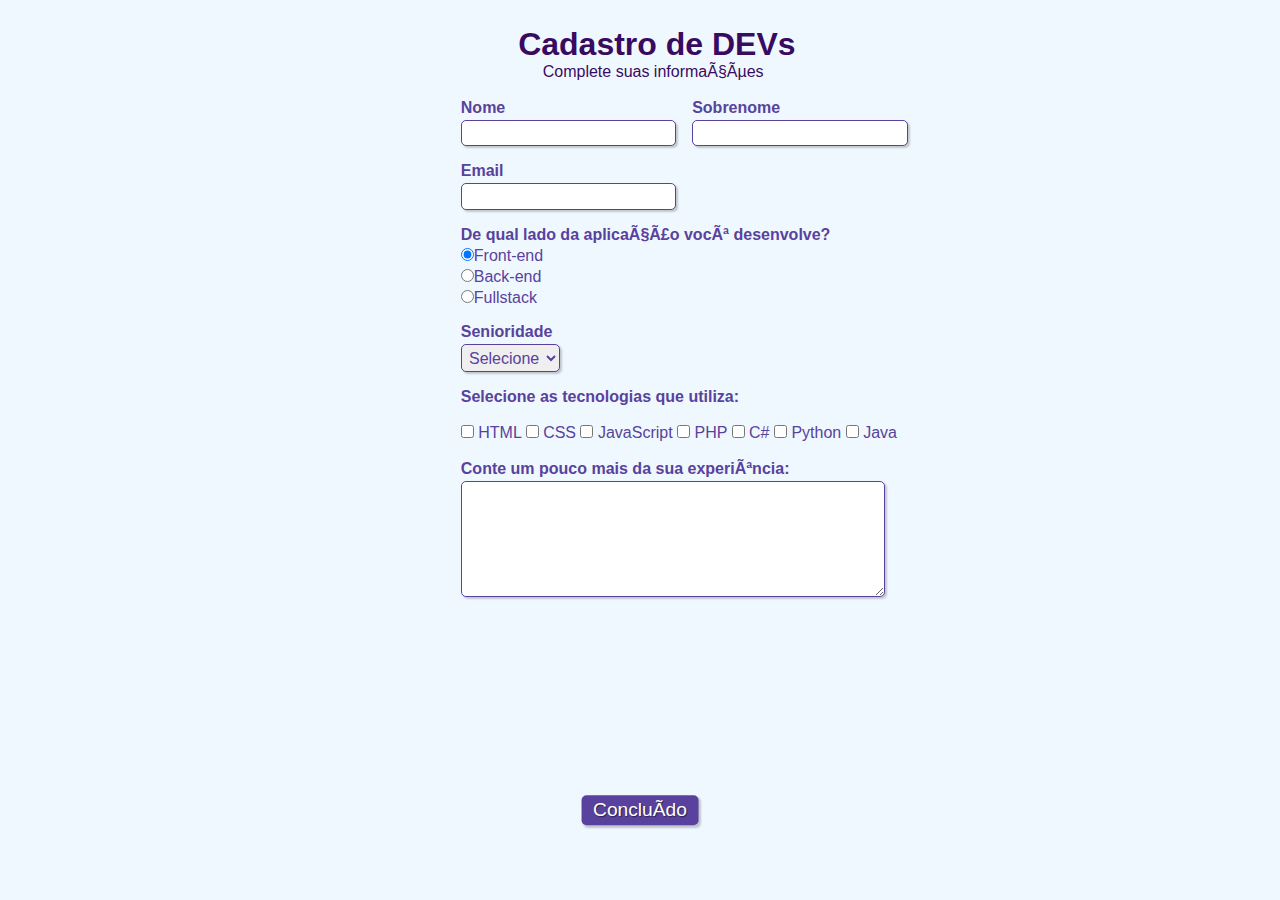
<file: java-script/formulario-01/index.html>
<!doctype html>
<html>

    <head>
        <!-- Metadados -=->
        <meta charset="utf-8">
        <meta name="viewport" content="width=device-width, initial-scale=1, shrink-to-fit=no">
    
        <!-- CSS -->
        <link rel="stylesheet" type="text/css" href="assets/css/style.css" media="screen">

        <!-- Título da página (aparece na aba) -->
        <title>Cadastro</title>
    </head>

    <body>  

        <!-- Cabeçalho com título e subtítulo (ambos com css de id "titulo") -->
        <div>
            <h1 id="titulo">Cadastro de DEVs</h1>
            <p id="subtitulo">Complete suas informações</p>
            <br>
        </div>

        <!-- Início do formulário -->
        <form>

            <fieldset class="grupo">
                <!-- Campo do nome com legenda "nome" e css de classe "campo" -->
                <div class="campo">
                    <label for="nome"><strong>Nome</strong></label>
                    <input type="text" name="nome" id="nome" required>
                </div>

                <!-- Campo do sobrenome com legenda "sobrenome" e css de classe "campo" -->
                <div class="campo">
                    <label for="sobrenome"><strong>Sobrenome</strong></label>
                    <input type="text" name="sobrenome" id="sobrenome" required>
                </div>
            </fieldset> 

            <!-- Campo de email com-->
            <div class="campo">
                <label for="email"><strong>Email</strong></label>
                <input type="email" name="email" id="email" required>
            </div>

            <!-- Campo de desenvolvimento web com 3 opções de botões selecionáveis (radio button) e css de classe "campo" -->
            <div class="campo">
                <label><strong>De qual lado da aplicação você desenvolve?</strong></label>
                <label>
                    <input type="radio" name="devweb" value="frontend" checked>Front-end
                </label>
                <label>
                    <input type="radio" name="devweb" value="backend">Back-end
                </label>
                <label>
                    <input type="radio" name="devweb" value="fullstack">Fullstack
                </label>
            </div>

            <!-- Campo de senioridade com 3 opções para escolha (select option) e css de classe "campo" -->
            <div class="campo">
                <label for="senioridade"><strong>Senioridade</strong></label>
                <select id="senioridade" required>
                  <option selected disabled value="">Selecione</option>
                  <option>Júnior</option>
                  <option>Pleno</option>
                  <option>Sênior</option>
                </select>
            </div>

            <fieldset class="grupo">
                <!-- Campo de tecnologias para escolha de 1 ou mais opções para marcar (checkbox) e css de classe "campo" -->
                <div id="check">
                    <label><strong>Selecione as tecnologias que utiliza:</strong></label><br><br>
                    <input type="checkbox" id="tecnologia1" name="tecnologia1" value="HTML">
                    <label for="tecnologia1"> HTML</label>
                    <input type="checkbox" id="tecnologia2" name="tecnologia2" value="CSS">
                    <label for="tecnologia2"> CSS</label>
                    <input type="checkbox" id="tecnologia3" name="tecnologia3" value="JavaScript">
                    <label for="tecnologia3"> JavaScript</label>
                    <input type="checkbox" id="tecnologia4" name="tecnologia4" value="PHP">
                    <label for="tecnologia4"> PHP</label>
                    <input type="checkbox" id="tecnologia5" name="tecnologia5" value="C#">
                    <label for="tecnologia5"> C#</label>
                    <input type="checkbox" id="tecnologia6" name="tecnologia6" value="Python">
                    <label for="tecnologia6"> Python</label>
                    <input type="checkbox" id="tecnologia7" name="tecnologia7" value="Java">
                    <label for="tecnologia7"> Java</label>
                </div>
            </fieldset>

            <!-- Caixa de texto -->
            <div class="campo">
                <br>
                <label for="experiencia"><strong>Conte um pouco mais da sua experiência: </strong></label>
                <textarea rows="6" style="width: 26em" id="experiencia" name="experiencia"></textarea>
            </div>

            <!-- Botão para enviar o formulário -->
            <button class="botao" type="submit" onsubmit="">Concluído</button>            

        </form>

    </body>

</html>
</file>
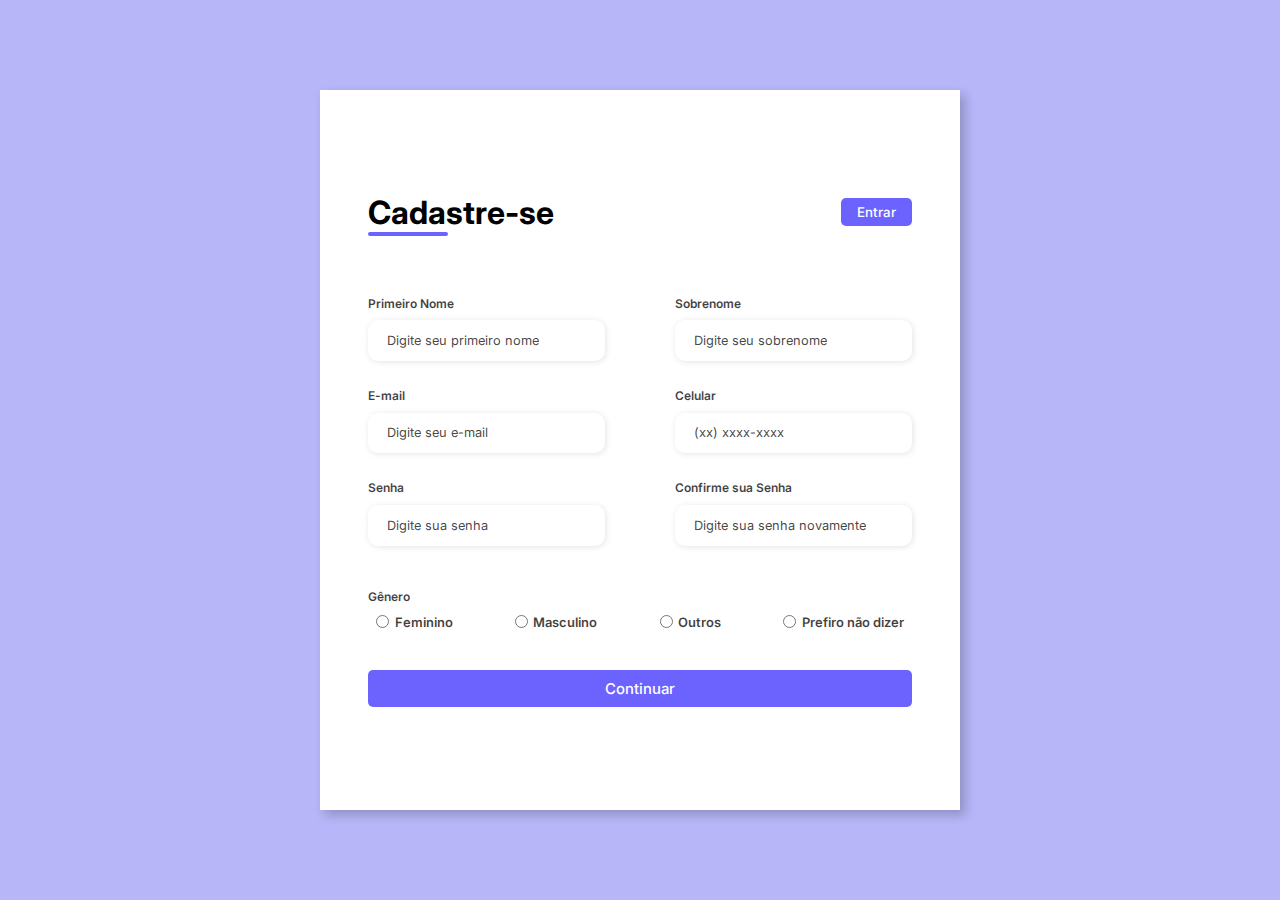
<file: java-script/formulario-02(refatorar)/index.html>
<!DOCTYPE html>
<html lang="pt-br">

<head>
    <meta charset="UTF-8">
    <meta http-equiv="X-UA-Compatible" content="IE=edge">
    <meta name="viewport" content="width=device-width, initial-scale=1.0">
    <link rel="stylesheet" href="assets/css/style.css">
    <title>Formulário</title>
</head>

<body>
    <div class="container">
        <div class="form-image">
            <img src="assets/img/shopping.svg" alt="">
        </div>
        <div class="form">
            <form action="#">
                <div class="form-header">
                    <div class="title">
                        <h1>Cadastre-se</h1>
                    </div>
                    <div class="login-button">
                        <button><a href="#">Entrar</a></button>
                    </div>
                </div>

                <div class="input-group">
                    <div class="input-box">
                        <label for="firstname">Primeiro Nome</label>
                        <input id="firstname" type="text" name="firstname" placeholder="Digite seu primeiro nome" required>
                    </div>

                    <div class="input-box">
                        <label for="lastname">Sobrenome</label>
                        <input id="lastname" type="text" name="lastname" placeholder="Digite seu sobrenome" required>
                    </div>
                    <div class="input-box">
                        <label for="email">E-mail</label>
                        <input id="email" type="email" name="email" placeholder="Digite seu e-mail" required>
                    </div>

                    <div class="input-box">
                        <label for="number">Celular</label>
                        <input id="number" type="tel" name="number" placeholder="(xx) xxxx-xxxx" required>
                    </div>

                    <div class="input-box">
                        <label for="password">Senha</label>
                        <input id="password" type="password" name="password" placeholder="Digite sua senha" required>
                    </div>


                    <div class="input-box">
                        <label for="confirmPassword">Confirme sua Senha</label>
                        <input id="confirmPassword" type="password" name="confirmPassword" placeholder="Digite sua senha novamente" required>
                    </div>

                </div>

                <div class="gender-inputs">
                    <div class="gender-title">
                        <h6>Gênero</h6>
                    </div>

                    <div class="gender-group">
                        <div class="gender-input">
                            <input id="female" type="radio" name="gender">
                            <label for="female">Feminino</label>
                        </div>

                        <div class="gender-input">
                            <input id="male" type="radio" name="gender">
                            <label for="male">Masculino</label>
                        </div>

                        <div class="gender-input">
                            <input id="others" type="radio" name="gender">
                            <label for="others">Outros</label>
                        </div>

                        <div class="gender-input">
                            <input id="none" type="radio" name="gender">
                            <label for="none">Prefiro não dizer</label>
                        </div>
                    </div>
                </div>

                <div class="continue-button">
                    <button><a href="#">Continuar</a> </button>
                </div>
            </form>
        </div>
    </div>
</body>

</html>
</file>
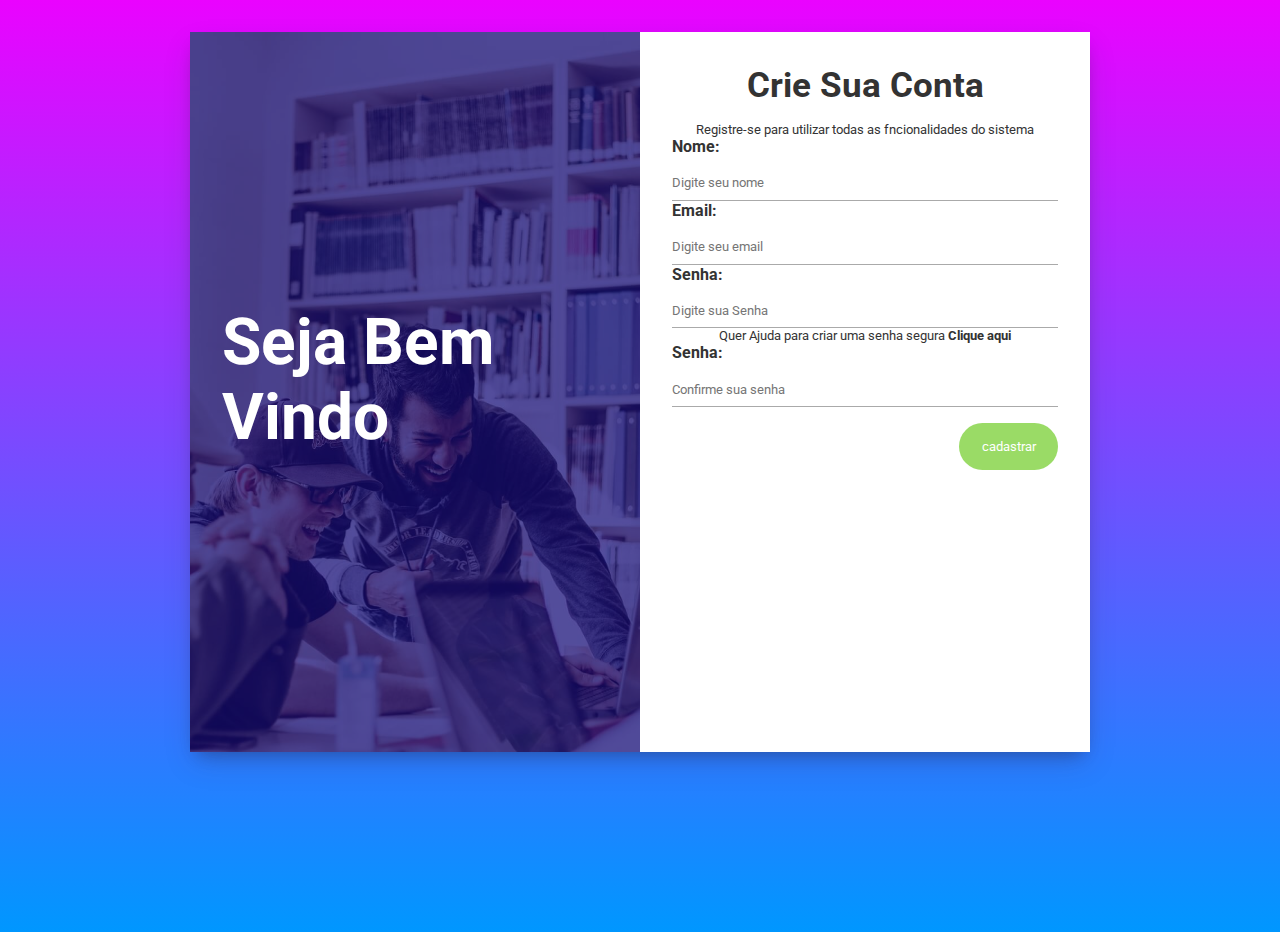
<file: java-script/gerador-senhas(refatorar)/index.html>
<!DOCTYPE html>
<html lang="en">
<head>
    <meta charset="UTF-8">
    <meta http-equiv="X-UA-Compatible" content="IE=edge">
    <meta name="viewport" content="width=device-width, initial-scale=1.0">
    <title>Gerador de Senhas Seguras</title> 
    
    <link rel="stylesheet" type="text/css" href="css/style.css">
    <link rel="preconnect" href="https://fonts.googleapis.com">
    <link rel="preconnect" href="https://fonts.gstatic.com" crossorigin>
    <link href="https://fonts.googleapis.com/css2?family=Roboto:ital,wght@1,300&display=swap" rel="stylesheet">
    <script src="js/script.js" defer></script>
</head>
<body>
    <div id="register-container">

        <div id="register-banner">
            <div id="banner-layer">
                <h1>Seja Bem Vindo</h1>
            </div>
        </div>

        <div id="register-form">
                <h2>Crie Sua Conta</h2>
                <p>Registre-se para utilizar todas as fncionalidades do sistema</p>
                <div class="form-control">
                    <label for="name">Nome:</label>
                    <input type="text" name="name" id="name" placeholder="Digite seu nome">

                    <label for="email">Email:</label>
                    <input type="email" name="email" id="email" placeholder="Digite seu email">

                    <label for="password">Senha:</label>
                    <input type="password" name="password" id="password" placeholder="Digite sua Senha">
                    
                    <p>Quer Ajuda para criar uma senha segura <span id="generate-password">Clique aqui</span></p>
                    <div id="genereted-password">
                        <p>Aqui está a sua senha:</p>
                        <h4></h4>
                    </div>
                    <label for="confirmpassword">Senha:</label>
                    <input type="confirmpassword" name="confirmpassword" id="confirmpassword" placeholder="Confirme sua senha">

                </div>
                <input type="submit" value="cadastrar">
        </div>
    </div>
</body>
</html>
</file>
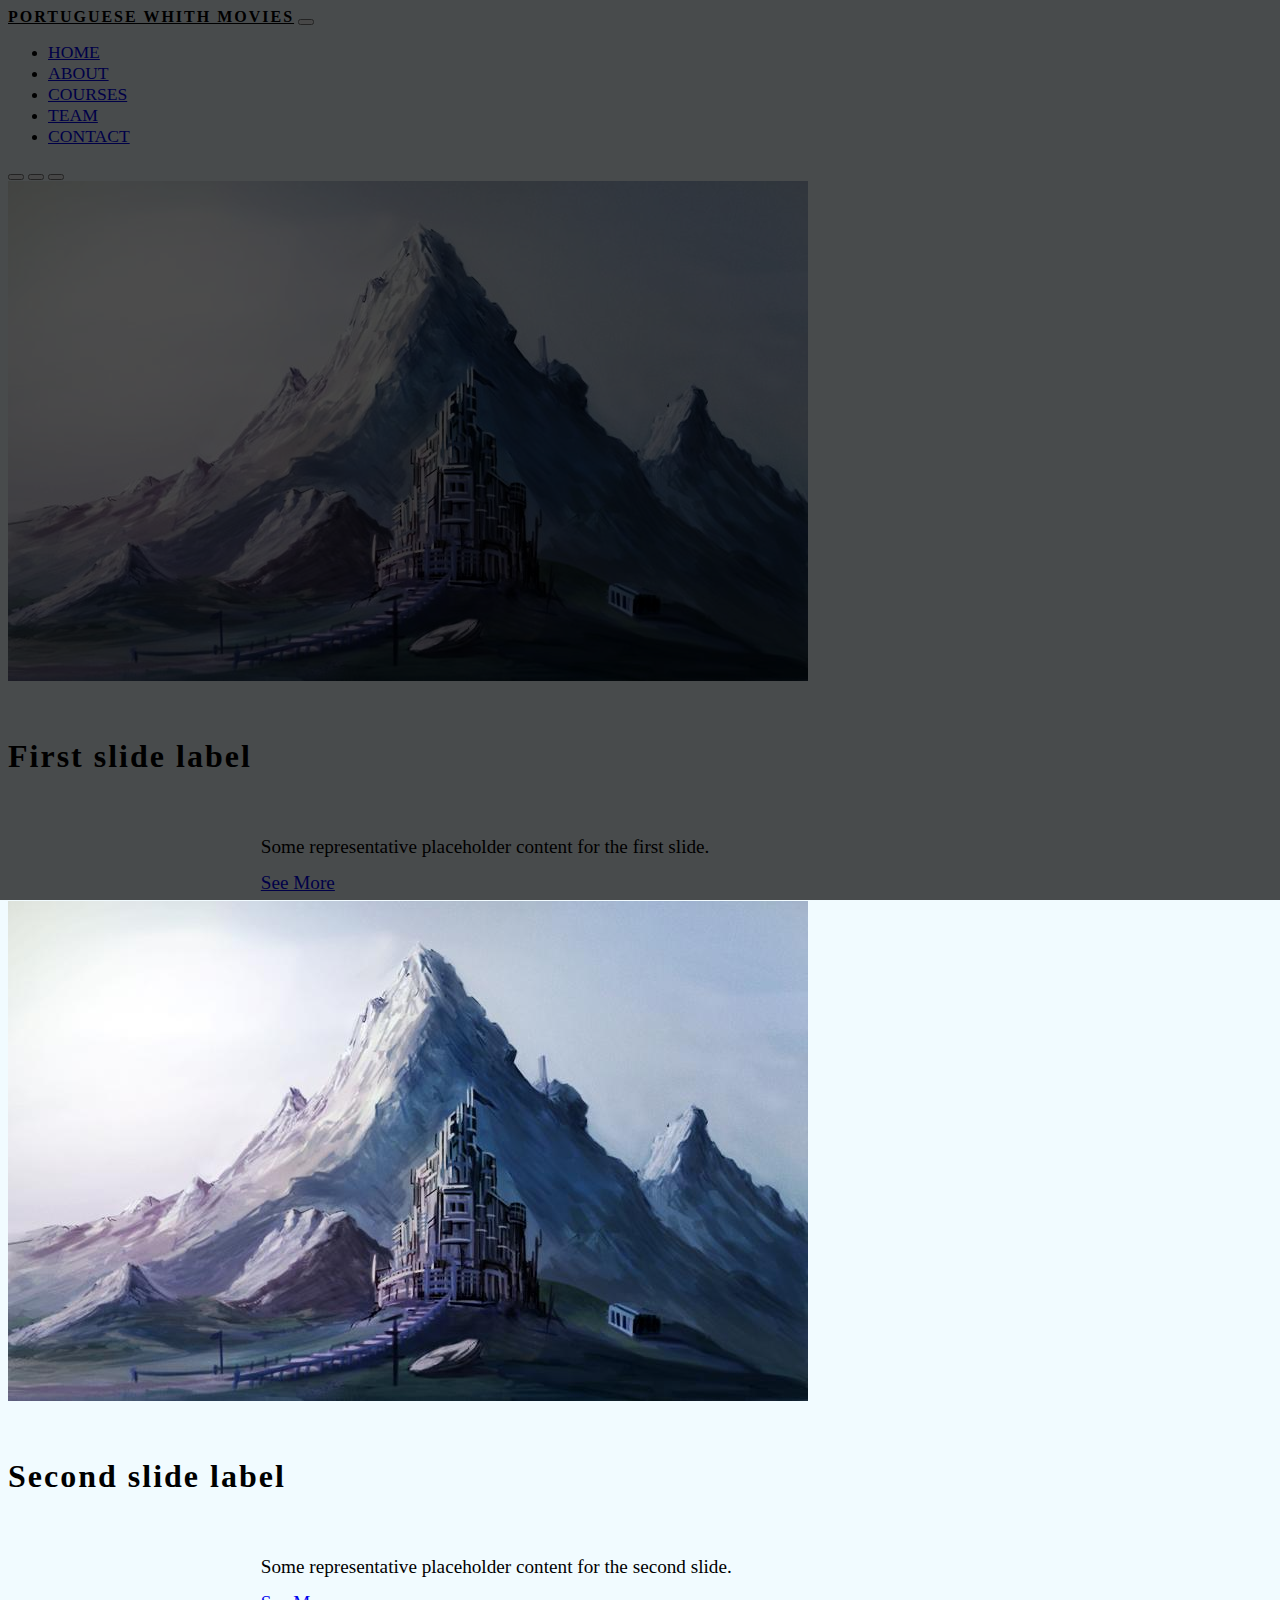
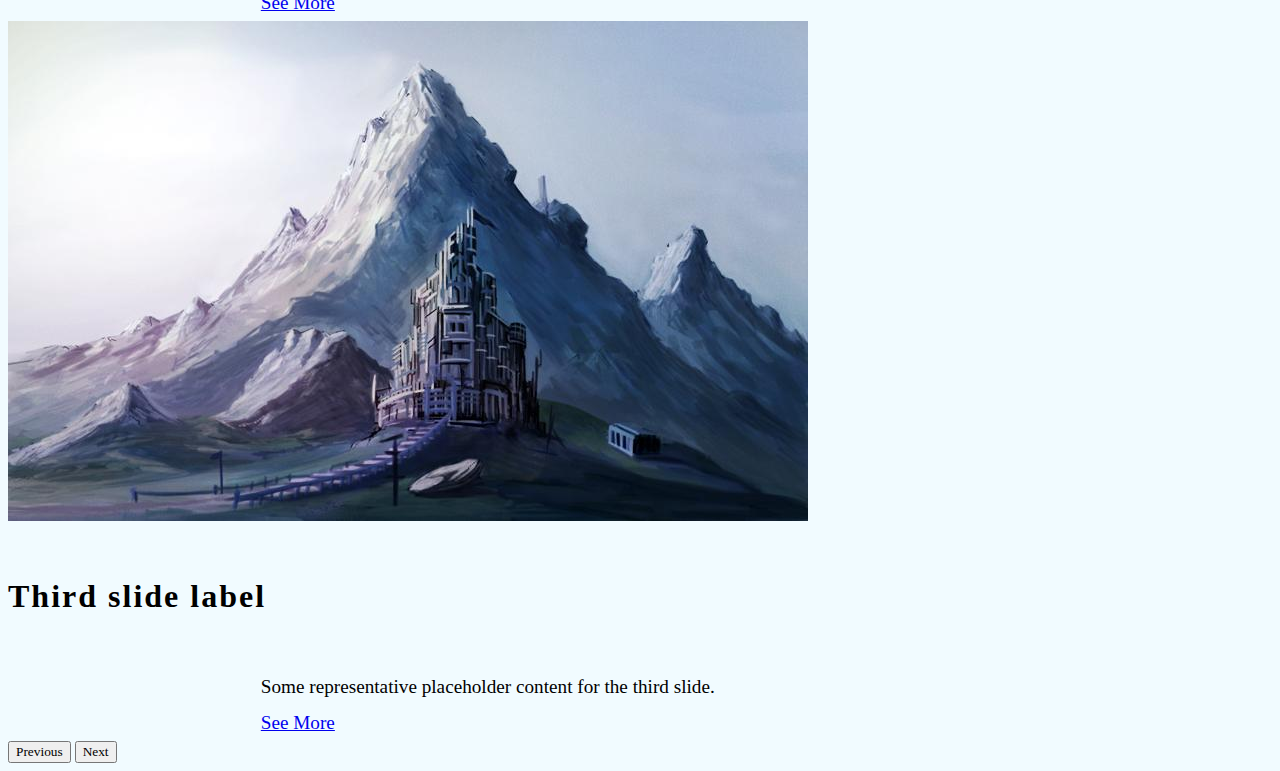
<file: landing/portuguesewithmovies/index.html>
<!DOCTYPE html>
<html lang="en">
<head>
    <meta charset="UTF-8">
    <meta name="viewport" content="width=device-width, initial-scale=1.0">
    <link href="https://cdn.jsdelivr.net/npm/bootstrap@5.3.0/dist/css/bootstrap.min.css" rel="stylesheet" integrity="sha384-9ndCyUaIbzAi2FUVXJi0CjmCapSmO7SnpJef0486qhLnuZ2cdeRhO02iuK6FUUVM" crossorigin="anonymous">
    <link rel="stylesheet" href="css/style.css">
    <title>Portuguese With Movies</title>
</head>
<body>
<header>
    <nav class="navbar navbar-expand-lg navbar-light bg-light fixed-top">
        <div class="container">
          <a class="navbar-brand" href="#">Portuguese Whith Movies</a>
          <button class="navbar-toggler" type="button" data-bs-toggle="collapse" data-bs-target="#navbarSupportedContent" aria-controls="navbarSupportedContent" aria-expanded="false" aria-label="Toggle navigation">
            <span class="navbar-toggler-icon"></span>
          </button>
          <div class="collapse navbar-collapse" id="navbarSupportedContent">

            <ul class="navbar-nav me-auto mb-2 mb-lg-0">
              
              <li class="nav-item">
                <a class="nav-link" href="#home">Home</a>
              </li>

              <li class="nav-item">
                <a class="nav-link" href="#about">About</a>
              </li>

              <li class="nav-item">
                <a class="nav-link" href="#courses">Courses</a>
              </li>

              <li class="nav-item">
                <a class="nav-link" href="#team">Team</a>
              </li>
              
              <li class="nav-item">
                <a class="nav-link" href="#contact">Contact</a>
              </li>


              
            </ul>
           
          </div>
        </div>
      </nav>
</header>
   

      <div id="carouselExampleCaptions" class="carousel slide">
        <div class="carousel-indicators">
          <button type="button" data-bs-target="#carouselExampleCaptions" data-bs-slide-to="0" class="active" aria-current="true" aria-label="Slide 1"></button>
          <button type="button" data-bs-target="#carouselExampleCaptions" data-bs-slide-to="1" aria-label="Slide 2"></button>
          <button type="button" data-bs-target="#carouselExampleCaptions" data-bs-slide-to="2" aria-label="Slide 3"></button>
        </div>
        <div class="carousel-inner">
          <div class="carousel-item active">
            <img src="img/img.jpg" class="d-block w-100" alt="...">
            <div class="carousel-caption d-none d-md-block">
              <h5>First slide label</h5>
              <p>Some representative placeholder content for the first slide.</p>
              <p><a href="#" class="btn btn-warning mt-3">See More</a></p>
            </div>
          </div>
          <div class="carousel-item">
            <img src="img/img.jpg" class="d-block w-100" alt="...">
            <div class="carousel-caption d-none d-md-block">
              <h5>Second slide label</h5>
              <p>Some representative placeholder content for the second slide.</p>
              <p><a href="#" class="btn btn-warning mt-3">See More</a></p>
            </div>
          </div>
          <div class="carousel-item">
            <img src="img/img.jpg" class="d-block w-100" alt="...">
            <div class="carousel-caption d-none d-md-block">
              <h5>Third slide label</h5>
              <p>Some representative placeholder content for the third slide.</p>
              <p><a href="#" class="btn btn-warning mt-3">See More</a></p>
            </div>
          </div>
        </div>
        <button class="carousel-control-prev" type="button" data-bs-target="#carouselExampleCaptions" data-bs-slide="prev">
          <span class="carousel-control-prev-icon" aria-hidden="true"></span>
          <span class="visually-hidden">Previous</span>
        </button>
        <button class="carousel-control-next" type="button" data-bs-target="#carouselExampleCaptions" data-bs-slide="next">
          <span class="carousel-control-next-icon" aria-hidden="true"></span>
          <span class="visually-hidden">Next</span>
        </button>
      </div>
    
<script src="https://cdn.jsdelivr.net/npm/bootstrap@5.3.0/dist/js/bootstrap.bundle.min.js" integrity="sha384-geWF76RCwLtnZ8qwWowPQNguL3RmwHVBC9FhGdlKrxdiJJigb/j/68SIy3Te4Bkz" crossorigin="anonymous"></script>
</body>
</html>
</file>
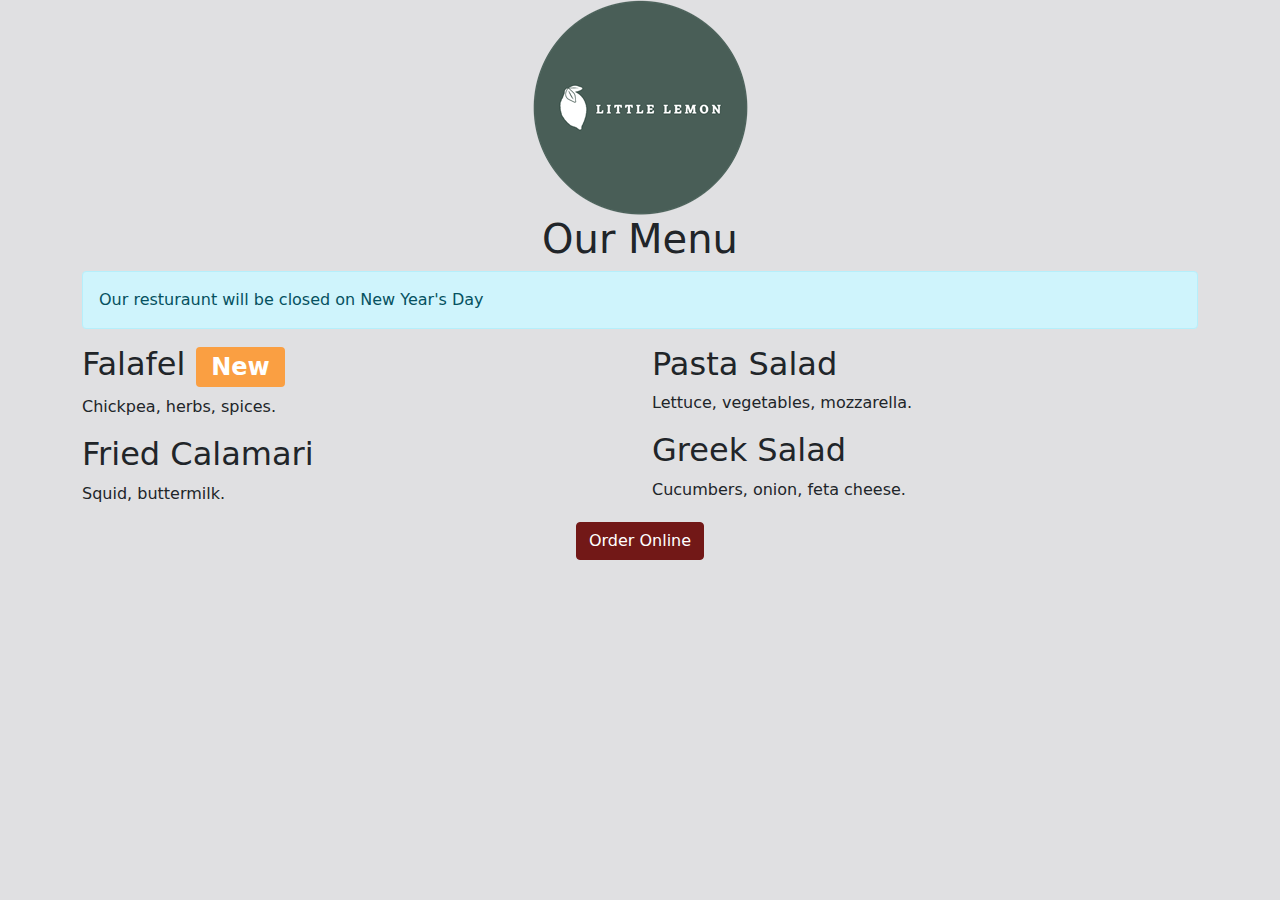
<file: meta_course/examine_the_page/index.html>
<!DOCTYPE html>
<html>
<head>
    <title>Little Lemon</title>
    <link href="bootstrap.min.css" rel="stylesheet">
</head>
<body>
    <div class="container">
        <div class="row">
            <div class="col-12">
                <div class="text-center">
                    <img src="logo.png" class="img-fluid" id="logo1">
                </div>
            </div>
        </div>
        <div class="row">
            <div class="col-12">
                <div class="text-center">
                    <h1 id="menu">Our Menu</h1>
                </div>
                <div class="alert alert-info" role="alert">
                    Our resturaunt will be closed on New Year's Day
                </div>
            </div>
        </div>
        <div class="row">
            <div class="col-12 col-lg-6">
                <h2>Falafel <span class="badge bg-secondary">New</span></h2>
                <p>Chickpea, herbs, spices.</p>
                <h2>Fried Calamari</h2>
                <p>Squid, buttermilk.</p>
            </div>
            <div class="col-12 col-lg-6">
                <h2>Pasta Salad</h2>
                <p>Lettuce, vegetables, mozzarella.</p>
                <h2>Greek Salad</h2>
                <p>Cucumbers, onion, feta cheese.</p>
            </div>
        </div>
        <div class="row">
            <div class="col-12">
                <div class="text-center">
                    <button type="button" class="btn btn-primary">Order Online</button>
                </div>
            </div>
        </div>
    </div>
    <script src="bootstrap.bundle.min.js"></script>
</body>
</html>
</file>
<file: jazz-school/styles.css>
*{
	border:0;
	padding: 0;
	box-sizing: border-box;
}

@import url('https://fonts.googleapis.com/css2?family=Roboto:ital,wght@0,300;0,400;0,500;0,700;1,300;1,400&display=swap');

*{
    font-family: 'Roboto', sans-serif;
}

:root{
    --color-primary: #E04018;
    --color-secundary: #FF9A3C;
    --color-back: #000;
    --color-white: #fff;
}

body{
    background: linear-gradient(90deg, #FFE7D1 0%, #FFF2E6 100%);
    padding: 0 1rem;
}

header, .hero-section, .courses-section, footer{
	border-color: var(--color-back);
	border-style: solid;
	border-width: 0 1px 1px 1px;
	padding: 1.25rem;
	
}

header img {
	display: block;
	margin: 1rem auto;
}

header nav {
	display: grid;
	grid-template-columns: 1fr 1fr;
}

a {
	color: var(--color-back);
	font-size: 1.25rem;
	margin: .5rem;
	text-decoration: none;
	
}

header nav a:nth-child(2n-1) {
	text-align: right;

}

.button {
	background-color: var(--color-primary);
	border: 2px solid var(--color-back);
	box-shadow: 4px 4px 0 var(--color-back);
	color: var(--color-back);
	display: block;
	font-size: 1.25rem;
	padding: .75rem 1rem;
	max-width: 16rem;
	text-align: center;
	text-decoration: none;
	text-transform: uppercase;
}

.hero-section{
	padding-right: 0;
	padding-bottom: 16rem;

	
}

.hero-section img {
	display: block;
	margin: 1.25rem 0 0 auto;
	max-width: 100%;

}

h2,h1{
	font-size: 3rem;
	line-height: 105%;
}

.hero-section p {
	font-size: 1.25rem;
	padding-right: 1.25rem;
}

.hero-section .button {
	position: relative;
}

.decoration{
	display: block;
	position: relative;
}

.decoration::after{
	content: '';
	background: url('img/three-dashes.svg');
	position: absolute;
	margin-top: -0.75rem;
	height: 36px;
	width: 40px;

}

.courses-section{
	
	display: flex;
	flex-direction: column;
	gap: 1.25rem;
	margin-top: -0.8rem ;
	margin-bottom: 4rem;
}

.cards{
	display: flex;
	flex-direction: column;
	align-items: start;
}

.hero-section .button::after{
	content: '';
	background: url('img/arrow-curve.svg');
	position: absolute;
	top: 5rem;
	right: -4rem;
	height: 48px;
	width: 132px;
}

.card{
	background-color: var(--color-primary);
	border: solid var(--color-back) 2px;
	box-shadow: 4px 4px 0 var(--color-back);
	margin-bottom: 0.8rem;
	max-width: 17rem;
	padding: 2rem  2rem;
}

.card:nth-child(2n){
	align-self: end;
	background-color: var(--color-secundary);
}

.card strong {
	display: block;
	font-size: 1.5rem;
	margin: 1rem 0;
}

.card a {
	display: block;
	margin: 3rem 0 0 auto;
	width: fit-content;
}

/* Rodapé */


footer{
	border-bottom: 0;
	padding: 1rem 1.25rem 4rem;
}

footer  a {
	display: block;
	padding-left: 0;
}

.newsletter label {
	display: block;
	font-size: 1.5rem;
}

.newsletter input{
	border: solid 2px var(--color-back);
	box-shadow: 4px 4px 0 var(--color-back);
	font-size: 1.5rem;
	padding: .5rem;
	width: 100%;
}
/* Classe de Utilitários */

.mt-1{
	margin-top: 1rem;
}

.mt-2{
	margin-top: 2rem;
}

.mb-1{
	margin-bottom: 1rem;
}

.mb-2{
	margin-bottom: 2rem;
}

.mx-auto{
	margin-left: auto;
	margin-right: auto;
}

.text-primary{
	color: var(--color-primary)
}

.text-center{
	text-align: center;
}

@media screen and (min-width:40rem) {
	
	header nav  {
		display: flex;
		align-items: center;
		justify-content: center;
	}

	.cards{
		flex-direction: row;
		flex-wrap: wrap;
		justify-content: center;
	}

	.card:nth-child(2n){
		margin-top: 1rem;
	}
}

@media screen and( min-width: 48rem){

	header div {
		justify-content: space-between;
	}

	header img,
	header nav,
	header .button {
		margin: 0;
	}

	@media screen (min-width: 72rem) {
		
	}
}
</file>
<file: java-script/formulario-01/assets/css/style.css>
/* Todos os elementos da página */
* {
    margin: 0;
    padding: 0;
}

/* Elementos com o ID "titulo" */
#titulo {
    font-family: sans-serif;
    color: #380B61;
    margin-left: 7%;
} 

/* Elementos com o ID "subtitulo" */
#subtitulo {
    font-family: sans-serif;
    color: #380B61;
    margin-left: 10%;
} 

#check{
    display: inline-block;
}

/* Elementos de tag <fieldset>*/
fieldset {
    border: 0;
}

/* Elemento de tag <body> */
body{
    background-color: #F0F8FF;
    font-family: sans-serif;
    font-size: 1em;
    color: #59429d;
    margin-left: 36%;
    margin-top: 2%;
    justify-content: center;
}

/* Elementos de tags <body>, <input>, <Select>, <textarea> e <button> */
input, select, textarea, button {
    font-family: sans-serif;
    font-size: 1em;
    color: #59429d;
    border-radius: 5px;
}

/* Elementos de classe "grupo" nos estados das pseudoclasses "before" e "after" */
.grupo:before, .grupo:after {
    display: table;
}

/* Elementos de classe "grupo" no estado da pseudoclasse "after" */
.grupo:after {
    clear: both;
}

/* Elementos de classe "campo" */
.campo {
    margin-bottom: 1em;
}

/* Elementos de classe "campo" de tag <label> */
.campo label {
    margin-bottom: 0.2em;
    color: #59429d;
    display: block;
}

/* Elementos de classe "campo" ou "grupo" de tag <fieldset> */
fieldset.grupo .campo {
    float:  left;
    margin-right: 1em;
}

/* Elementos de classe "campo" das tags <input> com atributo text e email, da tag <select> e da tag <textarea>*/
.campo input[type="text"], .campo input[type="email"], .campo select, .campo textarea {
    padding: 0.2em;
    border: 1px solid #59429d;
    box-shadow: 2px 2px 2px rgba(0,0,0,0.2);
    display: block;
}

/* Elementos de classe "campo" de tag <select> e <option>*/
.campo select option {
    padding-right: 1em;
}

/* Elemento de classe "campo" com tag <input>, <select> e <textarea> tocas com estado da pseudoclasse "focus"*/
.campo input:focus, .campo select:focus, .campo textarea:focus {
    background: #E0E0F8;
}

/* Elemento de classe "botao" */
.botao {
    font-size: 1.2em;
    background: #59429d;
    border: 0;
    margin-bottom: 1em;
    color: #ffffff;
    padding: 0.2em 0.6em;
    box-shadow: 2px 2px 2px rgba(0,0,0,0.2);
    text-shadow: 1px 1px 1px rgba(0,0,0,0.5);
    position: absolute;
    top: 90%;
    left: 50%;
    margin-right: -50%;
    transform: translate(-50%, -50%)
}

/* Elemento de classe "botao" com o estado da pseudoclasse "hover" */
.botao:hover {
    background: #CCBBFF;
    box-shadow: inset 2px 2px 2px rgba(0,0,0,0.2);
    text-shadow: none;
}

/* Elementos de classe botão e de tag <select> */
.botao, select{
    cursor: pointer;
}
</file>
<file: java-script/formulario-02(refatorar)/assets/css/style.css>
@import url('https://fonts.googleapis.com/css2?family=Inter:wght@200;300;400;500&family=Open+Sans:wght@300;400;500;600&display=swap');
* {
    padding: 0;
    margin: 0;
    box-sizing: border-box;
    font-family: 'Inter', sans-serif;
}

body {
    width: 100%;
    height: 100vh;
    display: flex;
    justify-content: center;
    align-items: center;
    background: #0c0ce94d;
}

.container {
    width: 80%;
    height: 80vh;
    display: flex;
    box-shadow: 5px 5px 10px rgba(0, 0, 0, 0.212);
}

.form-image {
    width: 50%;
    display: flex;
    justify-content: center;
    align-items: center;
    background-color: #fde3a7d7;
    padding: 1rem;
}

.form-image img {
    width: 31rem;
}

.form {
    width: 50%;
    display: flex;
    flex-direction: column;
    justify-content: center;
    align-items: center;
    background-color: #fff;
    padding: 3rem;
}

.form-header {
    margin-bottom: 3rem;
    display: flex;
    justify-content: space-between;
}

.login-button {
    display: flex;
    align-items: center;
}

.login-button button {
    border: none;
    background-color: #6c63ff;
    padding: 0.4rem 1rem;
    border-radius: 5px;
    cursor: pointer;
}

.login-button button:hover {
    background-color: #6b63fff1;
}

.login-button button a {
    text-decoration: none;
    font-weight: 500;
    color: #fff;
}

.form-header h1::after {
    content: '';
    display: block;
    width: 5rem;
    height: 0.3rem;
    background-color: #6c63ff;
    margin: 0 auto;
    position: absolute;
    border-radius: 10px;
}

.input-group {
    display: flex;
    flex-wrap: wrap;
    justify-content: space-between;
    padding: 1rem 0;
}

.input-box {
    display: flex;
    flex-direction: column;
    margin-bottom: 1.1rem;
}

.input-box input {
    margin: 0.6rem 0;
    padding: 0.8rem 1.2rem;
    border: none;
    border-radius: 10px;
    box-shadow: 1px 1px 6px #0000001c;
    font-size: 0.8rem;
}

.input-box input:hover {
    background-color: #eeeeee75;
}

.input-box input:focus-visible {
    outline: 1px solid #6c63ff;
}

.input-box label,
.gender-title h6 {
    font-size: 0.75rem;
    font-weight: 600;
    color: #000000c0;
}

.input-box input::placeholder {
    color: #000000be;
}

.gender-group {
    display: flex;
    justify-content: space-between;
    margin-top: 0.62rem;
    padding: 0 .5rem;
}

.gender-input {
    display: flex;
    align-items: center;
}

.gender-input input {
    margin-right: 0.35rem;
}

.gender-input label {
    font-size: 0.81rem;
    font-weight: 600;
    color: #000000c0;
}

.continue-button button {
    width: 100%;
    margin-top: 2.5rem;
    border: none;
    background-color: #6c63ff;
    padding: 0.62rem;
    border-radius: 5px;
    cursor: pointer;
}

.continue-button button:hover {
    background-color: #6b63fff1;
}

.continue-button button a {
    text-decoration: none;
    font-size: 0.93rem;
    font-weight: 500;
    color: #fff;
}

@media screen and (max-width: 1330px) {
    .form-image {
        display: none;
    }
    .container {
        width: 50%;
    }
    .form {
        width: 100%;
    }
}

@media screen and (max-width: 1064px) {
    .container {
        width: 90%;
        height: auto;
    }
    .input-group {
        flex-direction: column;
        z-index: 5;
        padding-right: 5rem;
        max-height: 10rem;
        overflow-y: scroll;
        flex-wrap: nowrap;
    }
    .gender-inputs {
        margin-top: 2rem;
    }
    .gender-group {
        flex-direction: column;
    }
    .gender-title h6 {
        margin: 0;
    }
    .gender-input {
        margin-top: 0.5rem;
    }
}
</file>
<file: java-script/gerador-senhas(refatorar)/css/style.css>
*{
  font-family: 'Roboto', sans-serif;
  padding: 0;
  margin: 0;
  box-sizing: border-box;
  color: #333;

}

html,
body {
  height: auto;
  min-height: 100vh;
}

html {
  background: linear-gradient(180deg, #ea03ff 0%, #0097ff 100%);
}

input:focus {
  outline: none;
}

#register-container {
  max-width: 900px;
  min-height: 80vh;
  margin: 2rem auto;
  display: flex;
  box-shadow: rgba(50, 50, 93, 0.25) 0px 13px 27px -5px,
    rgba(0, 0, 0, 0.3) 0px 8px 16px -8px;
}

#register-banner{
  background: url(../img/bg-form.jpg);
  background-size: cover;
  background-position: center;
  width: 50%;
}

#banner-layer {
background-color: rgba(22, 11, 122, 0.7);
height: 100%;
padding: 2rem;
display: flex;
align-items: center;
}

#register-banner h1{
font-size: 4rem;
margin-bottom: 1.5rem;
color: #fff;

}
#register-form{
  background-color: #fff;
  padding: 2rem;
  width: 50%;
  display: flex;
  flex-direction: column;

}

#register-form h2{
  text-align: center;
  margin-bottom: 1rem;
  font-size: 2.2rem ;
}

#register-form p{
  text-align: center;
  margin-bottom: #aaa;
  font-size: 0.8rem;

}

.form-control{

  margin-bottom: 1rem;
  display: flex;
  flex-direction: column;
  
}

.form-control label{
  font-weight: bold;
  margin-bottom: .6rem;
  
}

.form-control input{
  border: none;
  border-bottom: 1px solid #aaa ;
  padding: .6rem 0;

  
}

#generate-password{
  font-weight: bold;
  cursor: pointer;
  transition: 0.4s;
  
}

#generate-password:hover{
  color: #0099ff;

}

#register-form #genereted-password {
  border: 1px solid #0097ff;
  border-radius: 4px;
  font-weight: bold;
  font-size: 1.2rem;
  padding: .4rem;
  color: #333;
  text-align: center;
  margin-bottom: 1rem;
  display: none;
  

}


#register-form #genereted-password p{
  color: #81d340;
  margin-bottom: 0.5rem;
}

#register-form input[type="submit"]{

  background-color: #81d340;
  color: #fff;
  opacity: .8;
  border: none;
  border-radius: 2rem;
  padding: 1rem 1.4rem;
  max-width: 150px;
  cursor: pointer;
  align-self: flex-end;
  transition: 0.4s;

}

#register-form input[type="submit"]:hover{
  opacity: 1;
}
</file>
<file: landing/portuguesewithmovies/css/style.css>
*{
    font-family: montserrat;
}

body{
    background: #f1fbff;
}

.section-padding{
    padding: 100px 0;
}

.carousel-item{
    height: 80vh;
    min-height: 300px;
}

.carousel-caption{

    bottom: 20vh;
    z-index: 2;
    
}

.carousel-caption h5{
    letter-spacing: 2px;
    font-weight: bold;
    font-size: 2rem;
}

.carousel-caption p{

    width: 60%;
    margin: auto;
    font-size: 1.2rem;
    line-height: 1.9;
}

.carousel-inner::before{
    content: '';
    position: absolute;
    width: 100%;
    height: 100%;
    top:0;
    left: 0;
    background-color:rgb(0,0,0,0.7);
    z-index:1; 
}

.navbar-nav a{
 
    font-size: 1.1rem;
    text-transform: uppercase;
    font-weight: 500;
}

.navbar-light .navbar-brand{

    color: #000;
    font-size: 1rem;
    text-transform: uppercase;
    font-weight: 700;
    letter-spacing: 2px;
}

.navbar-light .navbar-brand:focus,
.navbar-light .navbar-brand:hover{
    color: #000;
}

.navbar-light .navbar-nav .navbar-link{
    color: #000;
}
</file>
<file: carrinho/css/style.css>
/* http://meyerweb.com/eric/tools/css/reset/ 
   v2.0 | 20110126
   License: none (public domain)
*/
@import url('https://fonts.googleapis.com/css2?family=Outfit:wght@400;500;700&display=swap');
html, body, div, span, applet, object, iframe,
h1, h2, h3, h4, h5, h6, p, blockquote, pre,
a, abbr, acronym, address, big, cite, code,
del, dfn, em, img, ins, kbd, q, s, samp,
small, strike, strong, sub, sup, tt, var,
b, u, i, center,
dl, dt, dd, ol, ul, li,
fieldset, form, label, legend,
table, caption, tbody, tfoot, thead, tr, th, td,
article, aside, canvas, details, embed, 
figure, figcaption, footer, header, hgroup, 
menu, nav, output, ruby, section, summary,
time, mark, audio, video {
	margin: 0;
	padding: 0;
	border: 0;
	font-size: 100%;
	font: inherit;
	vertical-align: baseline;
    font-family: 'Outfit', sans-serif;
}
/* HTML5 display-role reset for older browsers */
article, aside, details, figcaption, figure, 
footer, header, hgroup, menu, nav, section {
	display: block;
}
body {
	line-height: 1;
}
ol, ul {
	list-style: none;
}
blockquote, q {
	quotes: none;
}
blockquote:before, blockquote:after,
q:before, q:after {
	content: '';
	content: none;
}
table {
	border-collapse: collapse;
	border-spacing: 0;
}
  
.navbar{
display: flex;
height: 7.5rem;
padding: 0rem 10rem;
align-items: center;
gap: 10.25rem;
background: #181315;

}

.navbar a {
    text-decoration: none;
    color: #fff;
    font-size: 1.33333rem;

}

.navbar input {
border-radius: 2px;
border: 1px solid #FFF;
background: #FFF;
padding: 0.66667rem 1.33333rem;
gap: 0.5rem;
flex: 1 0 0;

}

main {
	width: 70rem;
	margin: 0 auto;

 }

 .carrinho_descricao{
	margin-top: 2rem;
	display: flex;
	align-items: center;
	margin-bottom: 3rem;
	
 }

 .carrinho_descricao img {
width: 2.33342rem;
height: 2.33342rem;
margin-right: 0.7rem;
 }

 .carrinho_descricao h1{
color: #222;
font-size: 3rem;
font-family: Outfit;
font-weight: 700;
 }


.bloco_item{
display: flex;
padding: 1.33333rem 2.5rem;
justify-content: space-between;
align-items: center;
align-self: stretch;
border-radius: 8px;
background: #F0F0F0;
}

.bloco_item h2{
	color: #000;
font-size: 2rem;
font-family: Outfit;
font-weight: 700;
}

.bloco_item p{
color: #7D7D7D;
font-size: 1.33333rem;
font-family: Outfit;
padding: 0.4rem;
}

.item_descricao .esclusao{
color: #FF6B6B;
font-size: 1.33333rem;
font-family: Outfit;
} 

.seletor
{

	display: flex;
	padding: 0.66667rem 2.66667rem;
	flex-direction: column;
	align-items: flex-start;
	gap: 0.66667rem;

}

.seletor h3{
	color: #97736E;
font-size: 1.16667rem;
font-family: Outfit;
}

.seletor input{


border-radius: 8px;
border: 1px solid #000;
}
</file>
<file: pottfolio_pessoal/assets/css/style.css>
/**
* Template Name: iPortfolio
* Updated: May 30 2023 with Bootstrap v5.3.0
* Template URL: https://bootstrapmade.com/iportfolio-bootstrap-portfolio-websites-template/
* Author: BootstrapMade.com
* License: https://bootstrapmade.com/license/
*/

/*--------------------------------------------------------------
# General
--------------------------------------------------------------*/
body {
  font-family: "Open Sans", sans-serif;
  color: #272829;
}

a {
  color: #149ddd;
  text-decoration: none;
}

a:hover {
  color: #37b3ed;
  text-decoration: none;
}

h1,
h2,
h3,
h4,
h5,
h6 {
  font-family: "Raleway", sans-serif;
}

/*--------------------------------------------------------------
# Back to top button
--------------------------------------------------------------*/
.back-to-top {
  position: fixed;
  visibility: hidden;
  opacity: 0;
  right: 15px;
  bottom: 15px;
  z-index: 996;
  background: #149ddd;
  width: 40px;
  height: 40px;
  border-radius: 50px;
  transition: all 0.4s;
}

.back-to-top i {
  font-size: 28px;
  color: #fff;
  line-height: 0;
}

.back-to-top:hover {
  background: #2eafec;
  color: #fff;
}

.back-to-top.active {
  visibility: visible;
  opacity: 1;
}

/*--------------------------------------------------------------
# Header
--------------------------------------------------------------*/
#header {
  position: fixed;
  top: 0;
  left: 0;
  bottom: 0;
  width: 300px;
  transition: all ease-in-out 0.5s;
  z-index: 9997;
  transition: all 0.5s;
  padding: 0 15px;
  background: #040b14;
  overflow-y: auto;
}

#header .profile img {
  margin: 15px auto;
  display: block;
  width: 120px;
  border: 8px solid #2c2f3f;
}

#header .profile h1 {
  font-size: 24px;
  margin: 0;
  padding: 0;
  font-weight: 600;
  -moz-text-align-last: center;
  text-align-last: center;
  font-family: "Poppins", sans-serif;
}

#header .profile h1 a,
#header .profile h1 a:hover {
  color: #fff;
  text-decoration: none;
}

#header .profile .social-links a {
  font-size: 18px;
  display: inline-block;
  background: #212431;
  color: #fff;
  line-height: 1;
  padding: 8px 0;
  margin-right: 4px;
  border-radius: 50%;
  text-align: center;
  width: 36px;
  height: 36px;
  transition: 0.3s;
}

#header .profile .social-links a:hover {
  background: #149ddd;
  color: #fff;
  text-decoration: none;
}

#main {
  margin-left: 300px;
}

.container,
.container-fluid {
  padding-left: 30px;
  padding-right: 30px;
}

@media (max-width: 1199px) {
  #header {
    left: -300px;
  }

  #main {
    margin-left: 0;
  }

  .container,
  .container-fluid {
    padding-left: 12px;
    padding-right: 12px;
  }
}

/*--------------------------------------------------------------
# Navigation Menu
--------------------------------------------------------------*/
/* Desktop Navigation */
.nav-menu {
  padding: 30px 0 0 0;
}

.nav-menu * {
  margin: 0;
  padding: 0;
  list-style: none;
}

.nav-menu>ul>li {
  position: relative;
  white-space: nowrap;
}

.nav-menu a,
.nav-menu a:focus {
  display: flex;
  align-items: center;
  color: #a8a9b4;
  padding: 12px 15px;
  margin-bottom: 8px;
  transition: 0.3s;
  font-size: 15px;
}

.nav-menu a i,
.nav-menu a:focus i {
  font-size: 24px;
  padding-right: 8px;
  color: #6f7180;
}

.nav-menu a:hover,
.nav-menu .active,
.nav-menu .active:focus,
.nav-menu li:hover>a {
  text-decoration: none;
  color: #fff;
}

.nav-menu a:hover i,
.nav-menu .active i,
.nav-menu .active:focus i,
.nav-menu li:hover>a i {
  color: #149ddd;
}

/* Mobile Navigation */
.mobile-nav-toggle {
  position: fixed;
  right: 15px;
  top: 15px;
  z-index: 9998;
  border: 0;
  font-size: 24px;
  transition: all 0.4s;
  outline: none !important;
  background-color: #149ddd;
  color: #fff;
  width: 40px;
  height: 40px;
  display: inline-flex;
  align-items: center;
  justify-content: center;
  line-height: 0;
  border-radius: 50px;
  cursor: pointer;
}

.mobile-nav-active {
  overflow: hidden;
}

.mobile-nav-active #header {
  left: 0;
}

/*--------------------------------------------------------------
# Hero Section
--------------------------------------------------------------*/
#hero {
  width: 100%;
  height: 100vh;
  background: url("../img/hero-bg.jpg") top center;
  background-size: cover;
}

#hero:before {
  content: "";
  background: rgba(5, 13, 24, 0.3);
  position: absolute;
  bottom: 0;
  top: 0;
  left: 0;
  right: 0;
  z-index: 1;
}

#hero .hero-container {
  position: relative;
  z-index: 2;
  min-width: 300px;
}

#hero h1 {
  margin: 0 0 10px 0;
  font-size: 64px;
  font-weight: 700;
  line-height: 56px;
  color: #fff;
}

#hero p {
  color: #fff;
  margin-bottom: 50px;
  font-size: 26px;
  font-family: "Poppins", sans-serif;
}

#hero p span {
  color: #fff;
  padding-bottom: 4px;
  letter-spacing: 1px;
  border-bottom: 3px solid #149ddd;
}

@media (min-width: 1024px) {
  #hero {
    background-attachment: fixed;
  }
}

@media (max-width: 768px) {
  #hero h1 {
    font-size: 28px;
    line-height: 36px;
  }

  #hero h2 {
    font-size: 18px;
    line-height: 24px;
    margin-bottom: 30px;
  }
}

/*--------------------------------------------------------------
# Sections General
--------------------------------------------------------------*/
section {
  padding: 60px 0;
  overflow: hidden;
}

.section-bg {
  background: #f5f8fd;
}

.section-title {
  padding-bottom: 30px;
}

.section-title h2 {
  font-size: 32px;
  font-weight: bold;
  margin-bottom: 20px;
  padding-bottom: 20px;
  position: relative;
  color: #173b6c;
}

.section-title h2::after {
  content: "";
  position: absolute;
  display: block;
  width: 50px;
  height: 3px;
  background: #149ddd;
  bottom: 0;
  left: 0;
}

.section-title p {
  margin-bottom: 0;
}

/*--------------------------------------------------------------
# About
--------------------------------------------------------------*/
.about .content h3 {
  font-weight: 700;
  font-size: 26px;
  color: #173b6c;
}

.about .content ul {
  list-style: none;
  padding: 0;
}

.about .content ul li {
  margin-bottom: 20px;
  display: flex;
  align-items: center;
}

.about .content ul strong {
  margin-right: 10px;
}

.about .content ul i {
  font-size: 16px;
  margin-right: 5px;
  color: #149ddd;
  line-height: 0;
}

.about .content p:last-child {
  margin-bottom: 0;
}

/*--------------------------------------------------------------
# Facts
--------------------------------------------------------------*/
.facts {
  padding-bottom: 30px;
}

.facts .count-box {
  padding: 30px;
  width: 100%;
}

.facts .count-box i {
  display: block;
  font-size: 44px;
  color: #149ddd;
  float: left;
  line-height: 0;
}

.facts .count-box span {
  font-size: 48px;
  line-height: 40px;
  display: block;
  font-weight: 700;
  color: #050d18;
  margin-left: 60px;
}

.facts .count-box p {
  padding: 15px 0 0 0;
  margin: 0 0 0 60px;
  font-family: "Raleway", sans-serif;
  font-size: 14px;
  color: #122f57;
}

.facts .count-box a {
  font-weight: 600;
  display: block;
  margin-top: 20px;
  color: #122f57;
  font-size: 15px;
  font-family: "Poppins", sans-serif;
  transition: ease-in-out 0.3s;
}

.facts .count-box a:hover {
  color: #1f5297;
}

/*--------------------------------------------------------------
# Akills
--------------------------------------------------------------*/
.skills .progress {
  height: 60px;
  display: block;
  background: none;
  border-radius: 0;
}

.skills .progress .skill {
  padding: 0;
  margin: 0 0 6px 0;
  text-transform: uppercase;
  display: block;
  font-weight: 600;
  font-family: "Poppins", sans-serif;
  color: #050d18;
}

.skills .progress .skill .val {
  float: right;
  font-style: normal;
}

.skills .progress-bar-wrap {
  background: #dce8f8;
  height: 10px;
}

.skills .progress-bar {
  width: 1px;
  height: 10px;
  transition: 0.9s;
  background-color: #149ddd;
}

/*--------------------------------------------------------------
# Resume
--------------------------------------------------------------*/
.resume .resume-title {
  font-size: 26px;
  font-weight: 700;
  margin-top: 20px;
  margin-bottom: 20px;
  color: #050d18;
}

.resume .resume-item {
  padding: 0 0 20px 20px;
  margin-top: -2px;
  border-left: 2px solid #1f5297;
  position: relative;
}

.resume .resume-item h4 {
  line-height: 18px;
  font-size: 18px;
  font-weight: 600;
  text-transform: uppercase;
  font-family: "Poppins", sans-serif;
  color: #050d18;
  margin-bottom: 10px;
}

.resume .resume-item h5 {
  font-size: 16px;
  background: #e4edf9;
  padding: 5px 15px;
  display: inline-block;
  font-weight: 600;
  margin-bottom: 10px;
}

.resume .resume-item ul {
  padding-left: 20px;
}

.resume .resume-item ul li {
  padding-bottom: 10px;
}

.resume .resume-item:last-child {
  padding-bottom: 0;
}

.resume .resume-item::before {
  content: "";
  position: absolute;
  width: 16px;
  height: 16px;
  border-radius: 50px;
  left: -9px;
  top: 0;
  background: #fff;
  border: 2px solid #1f5297;
}

/*--------------------------------------------------------------
# Portfolio
--------------------------------------------------------------*/
.portfolio .portfolio-item {
  margin-bottom: 30px;
}

.portfolio #portfolio-flters {
  padding: 0;
  margin: 0 auto 35px auto;
  list-style: none;
  text-align: center;
  background: #fff;
  border-radius: 50px;
  padding: 2px 15px;
}

.portfolio #portfolio-flters li {
  cursor: pointer;
  display: inline-block;
  padding: 10px 15px 8px 15px;
  font-size: 14px;
  font-weight: 600;
  line-height: 1;
  text-transform: uppercase;
  color: #272829;
  margin-bottom: 5px;
  transition: all 0.3s ease-in-out;
}

.portfolio #portfolio-flters li:hover,
.portfolio #portfolio-flters li.filter-active {
  color: #149ddd;
}

.portfolio #portfolio-flters li:last-child {
  margin-right: 0;
}

.portfolio .portfolio-wrap {
  transition: 0.3s;
  position: relative;
  overflow: hidden;
  z-index: 1;
}

.portfolio .portfolio-wrap::before {
  content: "";
  background: rgba(255, 255, 255, 0.5);
  position: absolute;
  left: 0;
  right: 0;
  top: 0;
  bottom: 0;
  transition: all ease-in-out 0.3s;
  z-index: 2;
  opacity: 0;
}

.portfolio .portfolio-wrap .portfolio-links {
  opacity: 1;
  left: 0;
  right: 0;
  bottom: -60px;
  z-index: 3;
  position: absolute;
  transition: all ease-in-out 0.3s;
  display: flex;
  justify-content: center;
}

.portfolio .portfolio-wrap .portfolio-links a {
  color: #fff;
  font-size: 28px;
  text-align: center;
  background: rgba(20, 157, 221, 0.75);
  transition: 0.3s;
  width: 50%;
}

.portfolio .portfolio-wrap .portfolio-links a:hover {
  background: rgba(20, 157, 221, 0.95);
}

.portfolio .portfolio-wrap .portfolio-links a+a {
  border-left: 1px solid #37b3ed;
}

.portfolio .portfolio-wrap:hover::before {
  top: 0;
  left: 0;
  right: 0;
  bottom: 0;
  opacity: 1;
}

.portfolio .portfolio-wrap:hover .portfolio-links {
  opacity: 1;
  bottom: 0;
}

/*--------------------------------------------------------------
# Portfolio Details
--------------------------------------------------------------*/
.portfolio-details {
  padding-top: 40px;
}

.portfolio-details .portfolio-details-slider img {
  width: 100%;
}

.portfolio-details .portfolio-details-slider .swiper-pagination {
  margin-top: 20px;
  position: relative;
}

.portfolio-details .portfolio-details-slider .swiper-pagination .swiper-pagination-bullet {
  width: 12px;
  height: 12px;
  background-color: #fff;
  opacity: 1;
  border: 1px solid #149ddd;
}

.portfolio-details .portfolio-details-slider .swiper-pagination .swiper-pagination-bullet-active {
  background-color: #149ddd;
}

.portfolio-details .portfolio-info {
  padding: 30px;
  box-shadow: 0px 0 30px rgba(5, 13, 24, 0.08);
}

.portfolio-details .portfolio-info h3 {
  font-size: 22px;
  font-weight: 700;
  margin-bottom: 20px;
  padding-bottom: 20px;
  border-bottom: 1px solid #eee;
}

.portfolio-details .portfolio-info ul {
  list-style: none;
  padding: 0;
  font-size: 15px;
}

.portfolio-details .portfolio-info ul li+li {
  margin-top: 10px;
}

.portfolio-details .portfolio-description {
  padding-top: 30px;
}

.portfolio-details .portfolio-description h2 {
  font-size: 26px;
  font-weight: 700;
  margin-bottom: 20px;
}

.portfolio-details .portfolio-description p {
  padding: 0;
}

/*--------------------------------------------------------------
# Services
--------------------------------------------------------------*/
.services .icon-box {
  margin-bottom: 20px;
}

.services .icon {
  float: left;
  display: flex;
  align-items: center;
  justify-content: center;
  width: 54px;
  height: 54px;
  background: #149ddd;
  border-radius: 50%;
  transition: 0.5s;
  border: 1px solid #149ddd;
}

.services .icon i {
  color: #fff;
  font-size: 24px;
  line-height: 0;
}

.services .icon-box:hover .icon {
  background: #fff;
}

.services .icon-box:hover .icon i {
  color: #149ddd;
}

.services .title {
  margin-left: 80px;
  font-weight: 700;
  margin-bottom: 15px;
  font-size: 18px;
}

.services .title a {
  color: #343a40;
}

.services .title a:hover {
  color: #149ddd;
}

.services .description {
  margin-left: 80px;
  line-height: 24px;
  font-size: 14px;
}

/*--------------------------------------------------------------
# Testimonials
--------------------------------------------------------------*/
.testimonials .testimonials-carousel,
.testimonials .testimonials-slider {
  overflow: hidden;
}

.testimonials .testimonial-item {
  box-sizing: content-box;
  text-align: center;
  min-height: 320px;
}

.testimonials .testimonial-item .testimonial-img {
  width: 90px;
  border-radius: 50%;
  margin: 0 auto;
}

.testimonials .testimonial-item h3 {
  font-size: 18px;
  font-weight: bold;
  margin: 10px 0 5px 0;
  color: #111;
}

.testimonials .testimonial-item h4 {
  font-size: 14px;
  color: #999;
  margin: 0;
}

.testimonials .testimonial-item .quote-icon-left,
.testimonials .testimonial-item .quote-icon-right {
  color: #c3e8fa;
  font-size: 26px;
}

.testimonials .testimonial-item .quote-icon-left {
  display: inline-block;
  left: -5px;
  position: relative;
}

.testimonials .testimonial-item .quote-icon-right {
  display: inline-block;
  right: -5px;
  position: relative;
  top: 10px;
}

.testimonials .testimonial-item p {
  font-style: italic;
  margin: 0 15px 15px 15px;
  padding: 20px;
  background: #fff;
  position: relative;
  margin-bottom: 35px;
  border-radius: 6px;
  box-shadow: 0px 2px 15px rgba(0, 0, 0, 0.1);
}

.testimonials .testimonial-item p::after {
  content: "";
  width: 0;
  height: 0;
  border-top: 20px solid #fff;
  border-right: 20px solid transparent;
  border-left: 20px solid transparent;
  position: absolute;
  bottom: -20px;
  left: calc(50% - 20px);
}

.testimonials .swiper-pagination {
  margin-top: 20px;
  position: relative;
}

.testimonials .swiper-pagination .swiper-pagination-bullet {
  width: 12px;
  height: 12px;
  background-color: #fff;
  opacity: 1;
  border: 1px solid #149ddd;
}

.testimonials .swiper-pagination .swiper-pagination-bullet-active {
  background-color: #149ddd;
}

/*--------------------------------------------------------------
# Contact
--------------------------------------------------------------*/
.contact {
  padding-bottom: 130px;
}

.contact .info {
  padding: 30px;
  background: #fff;
  width: 100%;
  box-shadow: 0 0 24px 0 rgba(0, 0, 0, 0.12);
}

.contact .info i {
  font-size: 20px;
  color: #149ddd;
  float: left;
  width: 44px;
  height: 44px;
  background: #dff3fc;
  display: flex;
  justify-content: center;
  align-items: center;
  border-radius: 50px;
  transition: all 0.3s ease-in-out;
}

.contact .info h4 {
  padding: 0 0 0 60px;
  font-size: 22px;
  font-weight: 600;
  margin-bottom: 5px;
  color: #050d18;
}

.contact .info p {
  padding: 0 0 10px 60px;
  margin-bottom: 20px;
  font-size: 14px;
  color: #173b6c;
}

.contact .info .email p {
  padding-top: 5px;
}

.contact .info .social-links {
  padding-left: 60px;
}

.contact .info .social-links a {
  font-size: 18px;
  display: inline-block;
  background: #333;
  color: #fff;
  line-height: 1;
  padding: 8px 0;
  border-radius: 50%;
  text-align: center;
  width: 36px;
  height: 36px;
  transition: 0.3s;
  margin-right: 10px;
}

.contact .info .social-links a:hover {
  background: #149ddd;
  color: #fff;
}

.contact .info .email:hover i,
.contact .info .address:hover i,
.contact .info .phone:hover i {
  background: #149ddd;
  color: #fff;
}

.contact .php-email-form {
  width: 100%;
  padding: 30px;
  background: #fff;
  box-shadow: 0 0 24px 0 rgba(0, 0, 0, 0.12);
}

.contact .php-email-form .form-group {
  padding-bottom: 8px;
}

.contact .php-email-form .validate {
  display: none;
  color: red;
  margin: 0 0 15px 0;
  font-weight: 400;
  font-size: 13px;
}

.contact .php-email-form .error-message {
  display: none;
  color: #fff;
  background: #ed3c0d;
  text-align: left;
  padding: 15px;
  font-weight: 600;
}

.contact .php-email-form .error-message br+br {
  margin-top: 25px;
}

.contact .php-email-form .sent-message {
  display: none;
  color: #fff;
  background: #18d26e;
  text-align: center;
  padding: 15px;
  font-weight: 600;
}

.contact .php-email-form .loading {
  display: none;
  background: #fff;
  text-align: center;
  padding: 15px;
}

.contact .php-email-form .loading:before {
  content: "";
  display: inline-block;
  border-radius: 50%;
  width: 24px;
  height: 24px;
  margin: 0 10px -6px 0;
  border: 3px solid #18d26e;
  border-top-color: #eee;
  animation: animate-loading 1s linear infinite;
}

.contact .php-email-form .form-group {
  margin-bottom: 15px;
}

.contact .php-email-form label {
  padding-bottom: 8px;
}

.contact .php-email-form input,
.contact .php-email-form textarea {
  border-radius: 0;
  box-shadow: none;
  font-size: 14px;
}

.contact .php-email-form input {
  height: 44px;
}

.contact .php-email-form textarea {
  padding: 10px 15px;
}

.contact .php-email-form button[type=submit] {
  background: #149ddd;
  border: 0;
  padding: 10px 24px;
  color: #fff;
  transition: 0.4s;
  border-radius: 4px;
}

.contact .php-email-form button[type=submit]:hover {
  background: #37b3ed;
}

@keyframes animate-loading {
  0% {
    transform: rotate(0deg);
  }

  100% {
    transform: rotate(360deg);
  }
}

/*--------------------------------------------------------------
# Breadcrumbs
--------------------------------------------------------------*/
.breadcrumbs {
  padding: 20px 0;
  background: #f9f9f9;
}

.breadcrumbs h2 {
  font-size: 26px;
  font-weight: 300;
}

.breadcrumbs ol {
  display: flex;
  flex-wrap: wrap;
  list-style: none;
  padding: 0;
  margin: 0;
  font-size: 15px;
}

.breadcrumbs ol li+li {
  padding-left: 10px;
}

.breadcrumbs ol li+li::before {
  display: inline-block;
  padding-right: 10px;
  color: #0e2442;
  content: "/";
}

@media (max-width: 768px) {
  .breadcrumbs .d-flex {
    display: block !important;
  }

  .breadcrumbs ol {
    display: block;
  }

  .breadcrumbs ol li {
    display: inline-block;
  }
}

/*--------------------------------------------------------------
# Footer
--------------------------------------------------------------*/
#footer {
  padding: 15px;
  color: #f4f6fd;
  font-size: 14px;
  position: fixed;
  left: 0;
  bottom: 0;
  width: 300px;
  z-index: 9999;
  background: #040b14;
}

#footer .copyright {
  text-align: center;
}

#footer .credits {
  padding-top: 5px;
  text-align: center;
  font-size: 13px;
  color: #eaebf0;
}

@media (max-width: 1199px) {
  #footer {
    position: static;
    width: auto;
    padding-right: 20px 15px;
  }
}
</file>
